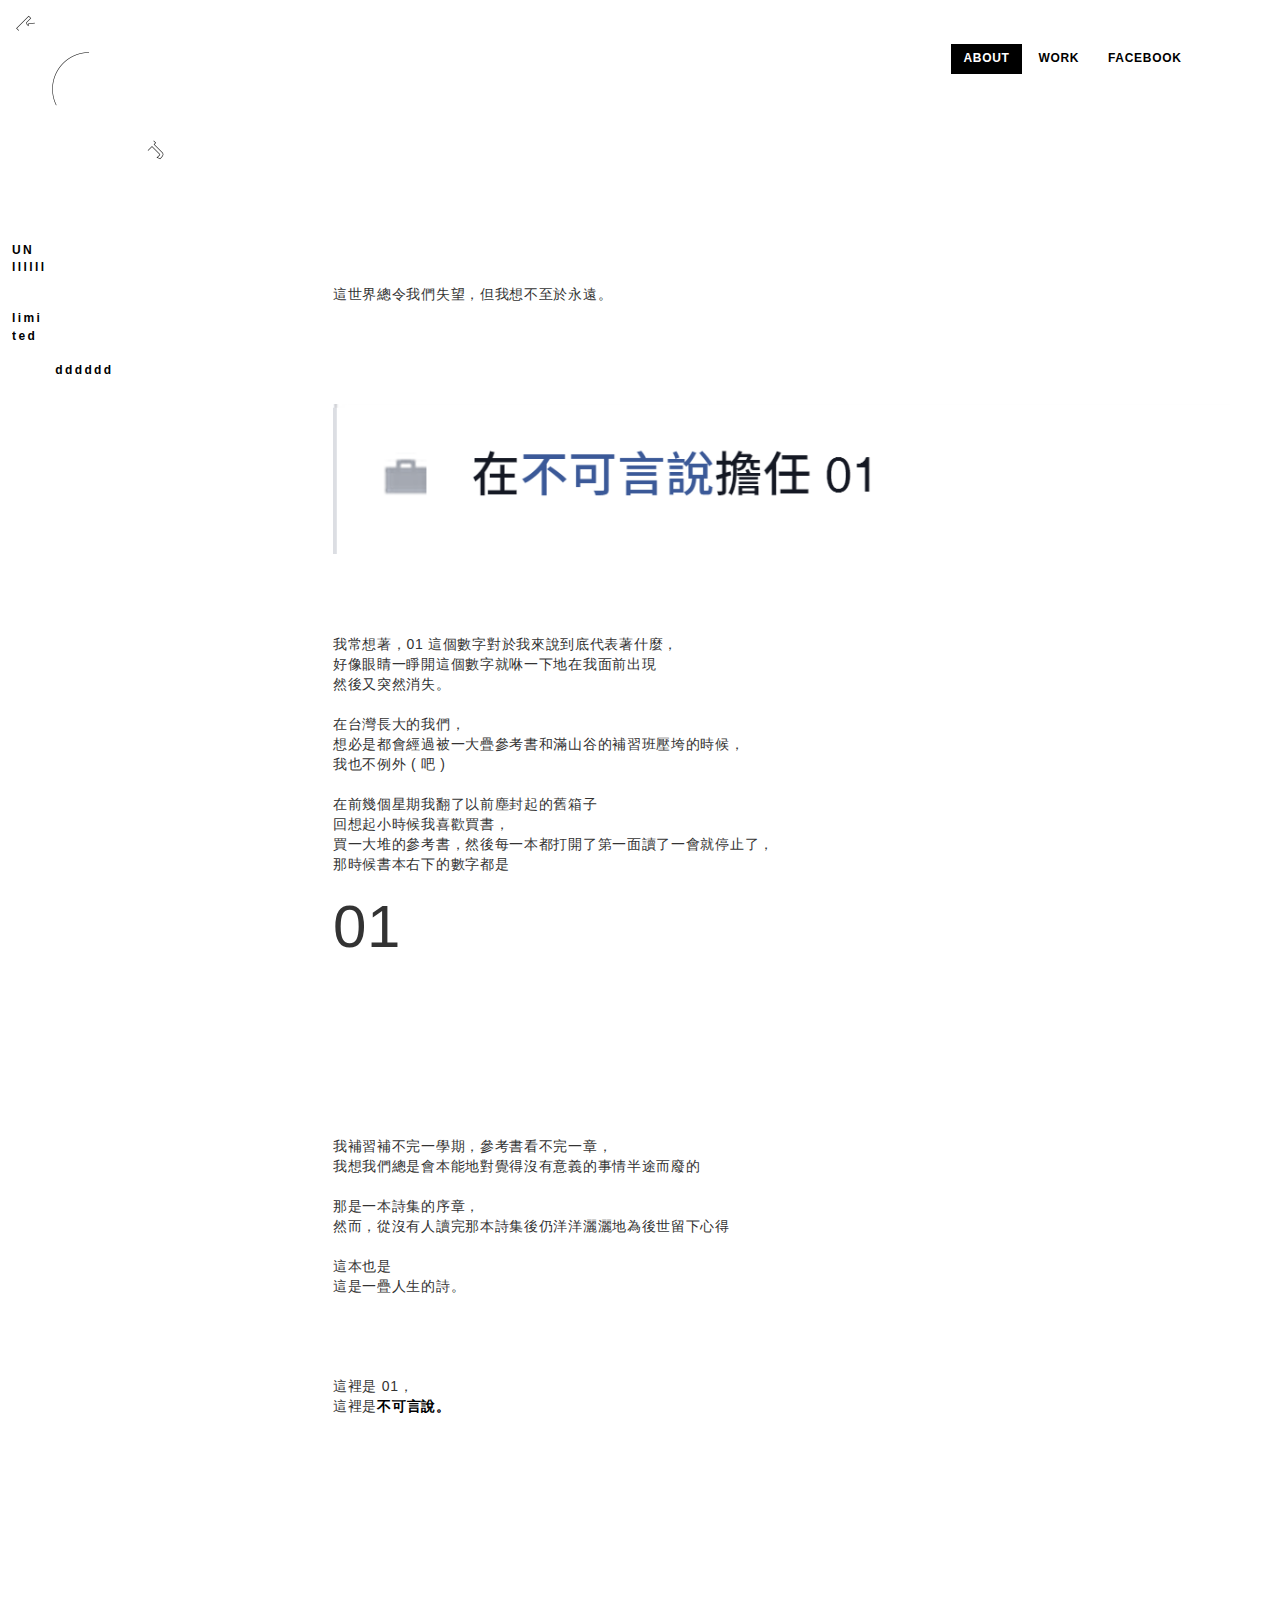
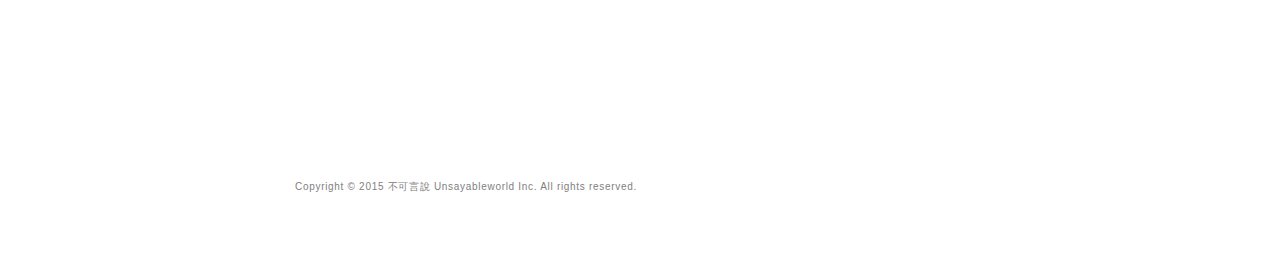
<file: about.html>
﻿<!DOCTYPE html>
<html lang="en">
	<head>
		<title>不可言說 UNSAYABLE01</title>
		<meta name="description" content="unsayable01">
		<meta name="keywords" content="unsayable01">
		<meta name="description" content="不可言說">
		<meta name="keywords" content="不可言說">
		<meta name="description" content="不可言說 UNSAYABLE01">
		<meta name="keywords" content="不可言說 UNSAYABLE01">
		
		<meta charset="utf-8" />
		<meta name="viewport" content="width=device-width, initial-scale=1.0">
		<link rel="stylesheet" href="css/bootstrap.min.css" />
		<link rel="stylesheet" href="css/bootstrap-theme.min.css" />
		<link rel="stylesheet" href="css/bootstrap.css" />	
		<link rel="stylesheet" href="css/un01.css">
		<link rel="shortcut icon" type="image/x-icon" href="img/favicon.ico">
		<body class="nojQuery">
		<script language="javascript">$(function(){
			    $('body').removeClass('nojQuery');}
				$('a').hover(function(){
			    $(this).stop(false, true).fadeTo(300, .6)
			}, function(){
			    $(this).stop(false, true).fadeTo(300, 1)
			})</script>

	</head>

	<body>
		<?php include_once("analyticstracking.php") ?>
		<div class="logo">
			<a href="index.html">
			<img class="img-responsive" src="img/logo-forever-fadeout.gif"; style="width:150px; height:150px;" alt="unsayable">
			</a> 
		</div>

		<div class="container">
			<div class="menu">
					<ul style="background-color:black; color:white">ABOUT</ul></a>

				<a href="index.html">	
					<ul>WORK</ul></a>

				<a href="https://www.facebook.com/Unsayable.Words"  target="facebook">
					<ul>FACEBOOK</ul></a>
			</div>
		</div>
		
		<div class ="box01">
			<p class="boxt">UN<br />
							llllll<br /><br /><br /> limi<br />
							ted<br /><br />
							　　　dddddd
							<br />
							<br /><br /><br /><br /><br /><br />
			<p class="boxt"><br />
		</div>

		<div class="container">
			<div class="col-sm-8">
				<br /><br />這世界總令我們失望，但我想不至於永遠。<br />
				<br /><br /><br /><br /><br />
				
				<img class="img-responsive" src="img/about/because.png"><br><br><br><br>
				<p>我常想著，01 這個數字對於我來說到底代表著什麼，<br>好像眼睛一睜開這個數字就咻一下地在我面前出現<br>然後又突然消失。<br><br>
				在台灣長大的我們，<br>想必是都會經過被一大疊參考書和滿山谷的補習班壓垮的時候，<br>我也不例外 ( 吧 )<br>

				<br>在前幾個星期我翻了以前塵封起的舊箱子<br>回想起小時候我喜歡買書，<br>買一大堆的參考書，然後每一本都打開了第一面讀了一會就停止了，<br>那時候書本右下的數字都是<br>

				<h1>01<br><br></h1><br><br><br><br><br>

				我補習補不完一學期，參考書看不完一章，<br>
				我想我們總是會本能地對覺得沒有意義的事情半途而廢的<br>
				　


				<p>那是一本詩集的序章，<br>然而，從沒有人讀完那本詩集後仍洋洋灑灑地為後世留下心得<br><br>
				這本也是<br>這是一疊人生的詩。<br><br><br><br><br>

				這裡是 01，<br>這裡是<a href="https://www.facebook.com/Unsayable.Words?pnref=lhc"><span style="font-weight:bold;">不可言說。






				

			</div>
		</div>


		</div>
		</div>
		<div class="container">
		<div class="col-sm-10">
			<br><br><br><br><br><br><br><br><br><br><br><br><br><br><br><br><br>
			
			<p class="sssubtitle">Copyright © 2015 不可言說 Unsayableworld Inc. All rights reserved.</p><br><br>
			<br>
			</div>
			</div>
	</body>
	</html>
</file>
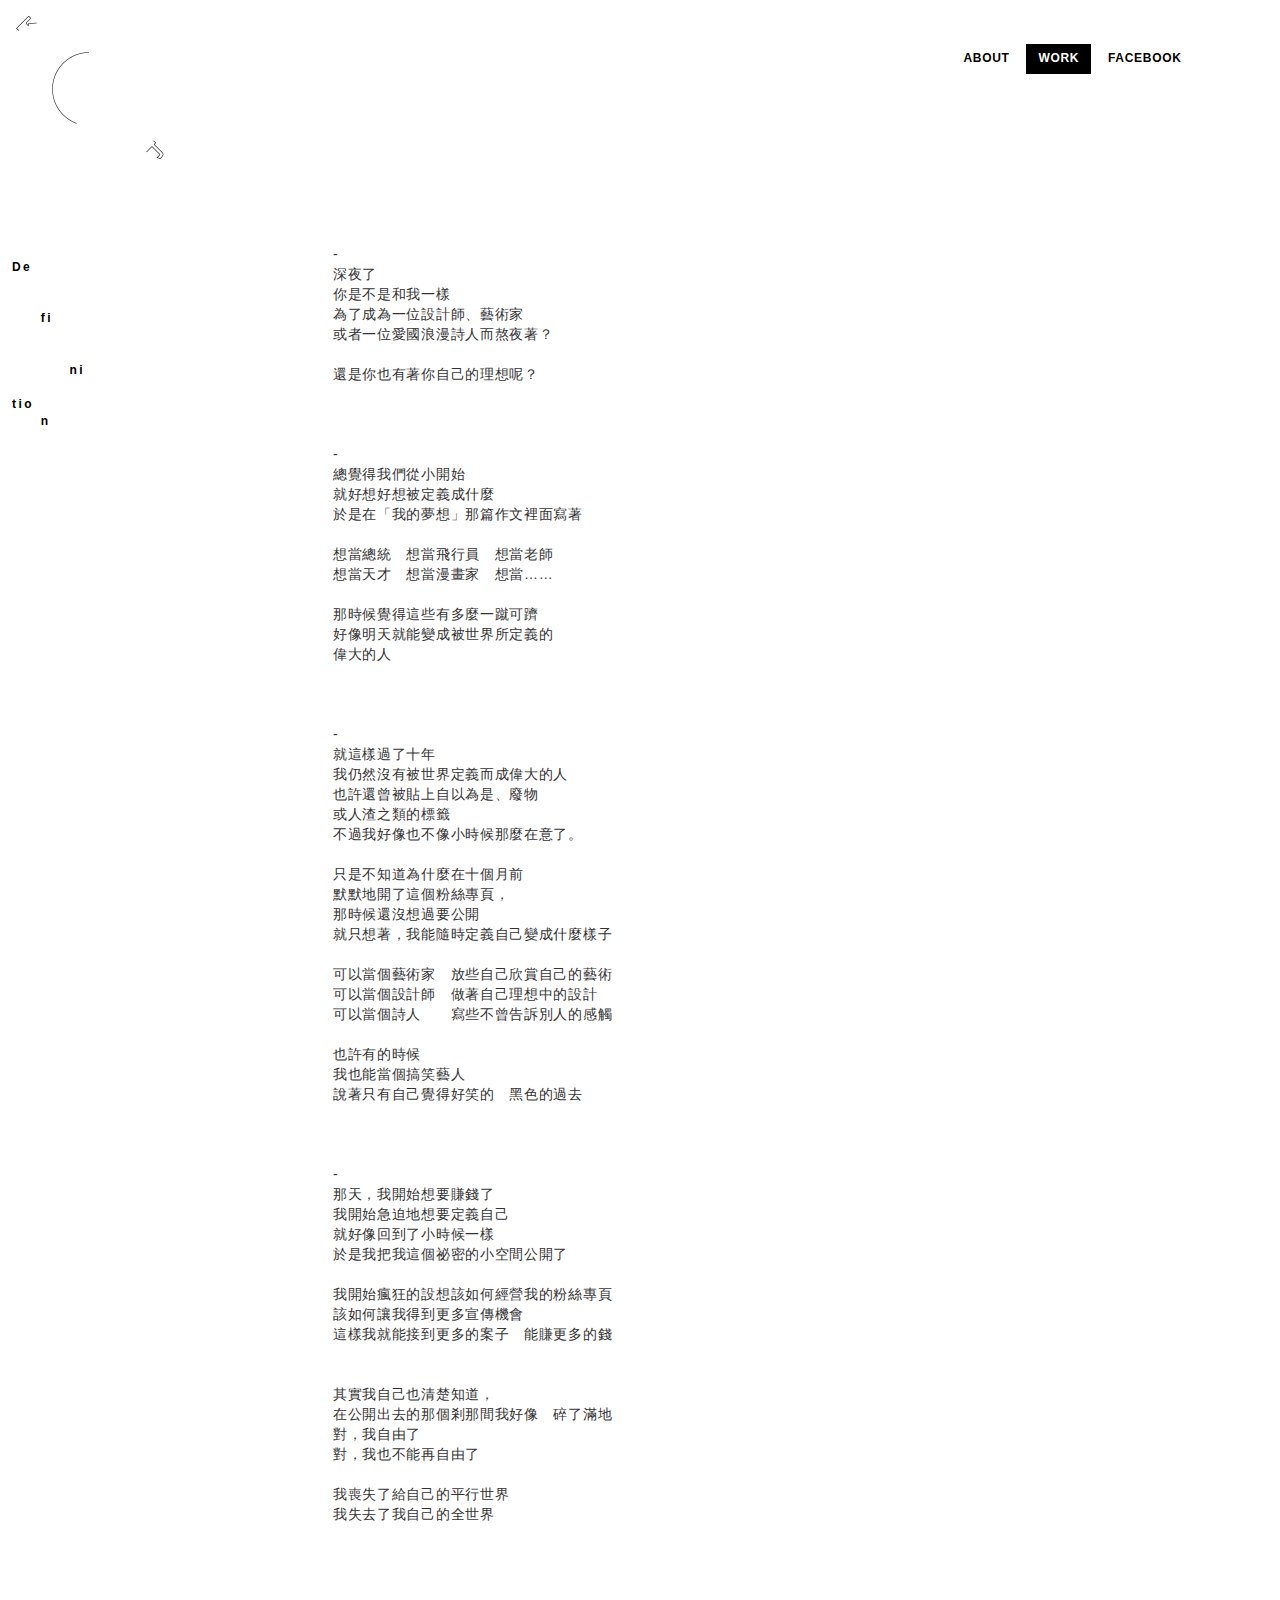
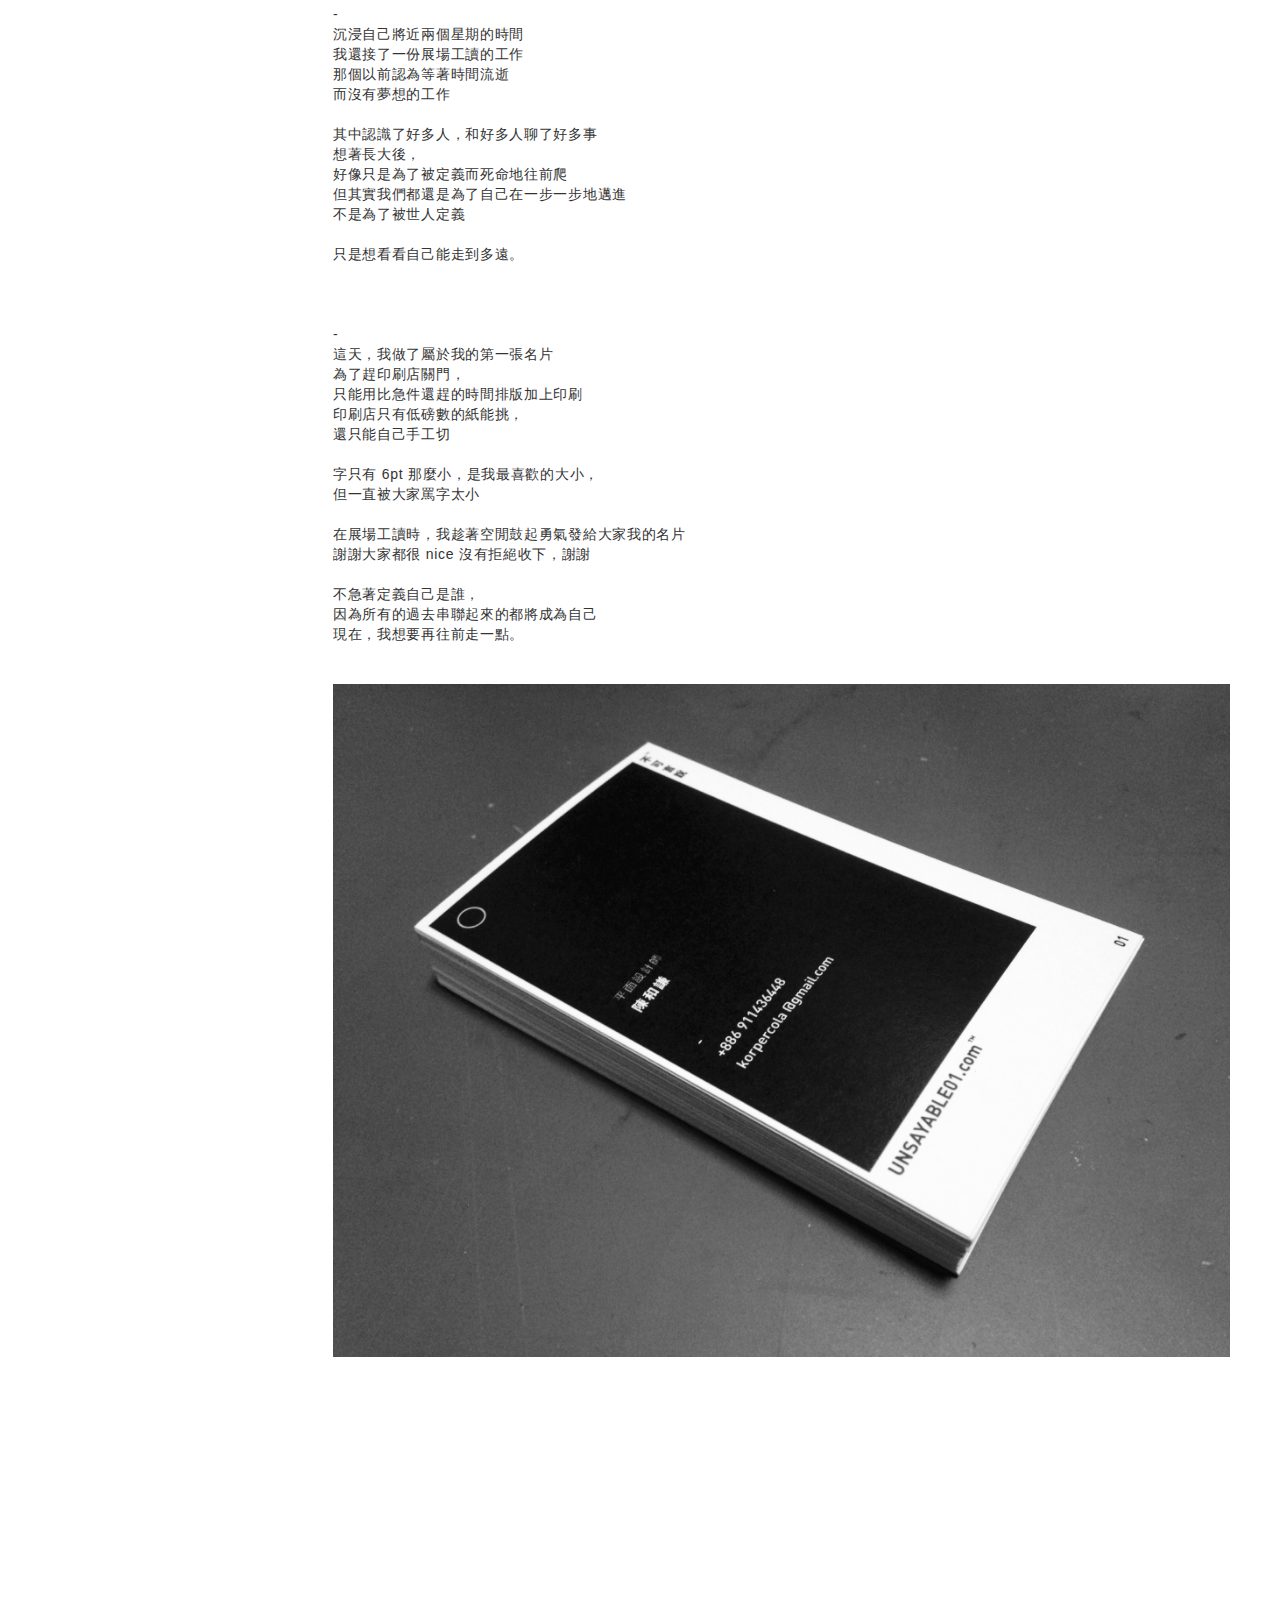
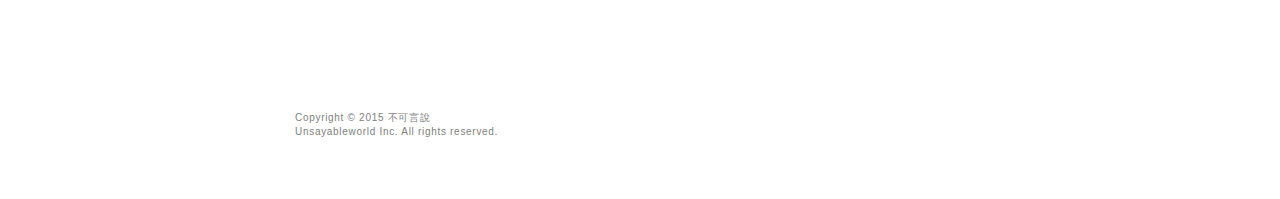
<file: i_definition.html>
<!DOCTYPE html>
<html lang="en">
	<head>
		<title>不可言說 UNSAYABLE01</title>
		<meta name="description" content="unsayable01">
		<meta name="keywords" content="unsayable01">
		<meta name="description" content="不可言說">
		<meta name="keywords" content="不可言說">
		<meta name="description" content="不可言說 UNSAYABLE01">
		<meta name="keywords" content="不可言說 UNSAYABLE01">
		
		<meta charset="utf-8" />
		<meta name="viewport" content="width=device-width, initial-scale=1.0">
		<link rel="stylesheet" href="css/bootstrap.min.css" />
		<link rel="stylesheet" href="css/bootstrap-theme.min.css" />
		<link rel="stylesheet" href="css/bootstrap.css" />	
		<link rel="stylesheet" href="css/un01.css">
		<link rel="shortcut icon" type="image/x-icon" href="img/favicon.ico">
		<body class="nojQuery">
		<script language="javascript">$(function(){
			    $('body').removeClass('nojQuery');}
				$('a').hover(function(){
			    $(this).stop(false, true).fadeTo(300, .6)
			}, function(){
			    $(this).stop(false, true).fadeTo(300, 1)
			})</script>

	</head>

	<body><?php include_once("analyticstracking.php") ?>
		<div class="logo">
			<a href="index.html">
			<img class="img-responsive" src="img/logo-forever-fadeout.gif"; style="width:150px; height:150px;" alt="unsayable">
			</a> 
		</div>

		<div class="container">
			<div class="menu">
			<a href="about.html">
					<ul >ABOUT</ul></a>

					<ul style="background-color:black; color:white">WORK</ul></a>

				<a href="https://www.facebook.com/Unsayable.Words"  target="facebook">
					<ul>FACEBOOK</ul></a>
			</div>
		</div>
		
		<div class ="box01">
			<p class="boxt"><br />
							De<br /><br />
							<br />　　fi<br /><br /><br />　　　　ni<br /><br />
							tio<br />　　n<br /><br />
							<br /><br /><br /><br /><br /><br />
			<p class="boxt"><br />
		</div>

		<div class="container">
				
				<div class="col-sm-8">
				-<br />
				深夜了 <br />
				你是不是和我一樣 <br />
				為了成為一位設計師、藝術家 <br />
				或者一位愛國浪漫詩人而熬夜著？ <br />
				 <br />
				還是你也有著你自己的理想呢？ <br />
				<br /><br /><br />
				-<br />
				總覺得我們從小開始 <br />
				就好想好想被定義成什麼 <br />
				於是在「我的夢想」那篇作文裡面寫著 <br />
				 <br />
				想當總統　想當飛行員　想當老師　 <br />
				想當天才　想當漫畫家　想當…… <br />
				 <br />
				那時候覺得這些有多麼一蹴可躋 <br />
				好像明天就能變成被世界所定義的　<br />
				偉大的人 <br />
				 <br /><br /><br />
				-<br />
				就這樣過了十年 <br />
				我仍然沒有被世界定義而成偉大的人 <br />
				也許還曾被貼上自以為是、廢物<br />
				或人渣之類的標籤 <br />
				不過我好像也不像小時候那麼在意了。 <br />
				<br />
				只是不知道為什麼在十個月前 <br />
				默默地開了這個粉絲專頁，<br />
				那時候還沒想過要公開 <br />
				就只想著，我能隨時定義自己變成什麼樣子 <br /><br />
				可以當個藝術家　放些自己欣賞自己的藝術 <br />
				可以當個設計師　做著自己理想中的設計 <br />
				可以當個詩人　　寫些不曾告訴別人的感觸 <br />
				 <br />
				也許有的時候　 <br />
				我也能當個搞笑藝人 <br />
				說著只有自己覺得好笑的　黑色的過去 <br />
				 <br /><br /><br />
				-<br />
				那天，我開始想要賺錢了 <br />
				我開始急迫地想要定義自己 <br />
				就好像回到了小時候一樣 <br />
				於是我把我這個祕密的小空間公開了 <br />
				 <br />
				我開始瘋狂的設想該如何經營我的粉絲專頁 <br />
				該如何讓我得到更多宣傳機會 <br />
				這樣我就能接到更多的案子　能賺更多的錢 <br />
				　 <br />
				　 <br />
				其實我自己也清楚知道， <br />
				在公開出去的那個剎那間我好像　碎了滿地 <br />
				對，我自由了 <br />
				對，我也不能再自由了 <br />
				 <br />
				我喪失了給自己的平行世界 <br />
				我失去了我自己的全世界 <br />
				 <br />
				 <br /><br /><br />
				- <br />
				沉浸自己將近兩個星期的時間 <br />
				我還接了一份展場工讀的工作　 <br />
				那個以前認為等著時間流逝<br />
				而沒有夢想的工作 <br />
				　 <br />
				其中認識了好多人，和好多人聊了好多事 <br />
				想著長大後，<br />
				好像只是為了被定義而死命地往前爬 <br />
				但其實我們都還是為了自己在一步一步地邁進 <br />
				不是為了被世人定義 <br />
				 <br />
				只是想看看自己能走到多遠。 <br /><br /><br /><br />

				-<br />
				這天，我做了屬於我的第一張名片<br />
				為了趕印刷店關門，<br />
				只能用比急件還趕的時間排版加上印刷<br />
				印刷店只有低磅數的紙能挑，<br />
				還只能自己手工切<br /><br />
				
				字只有 6pt 那麼小，是我最喜歡的大小，<br />
				但一直被大家罵字太小<br /><br />
				在展場工讀時，我趁著空閒鼓起勇氣發給大家我的名片<br />
				謝謝大家都很 nice 沒有拒絕收下，謝謝<br /><br />
				不急著定義自己是誰，<br />
				因為所有的過去串聯起來的都將成為自己<br />
				現在，我想要再往前走一點。<br /><br /><br />
				<img class="img-responsive" src="img/definition/definition.jpg">
				</div>
		</div>


		</div>
		</div>
		<div class="container">
		<div class="col-sm-10">
			<br><br><br><br><br><br><br><br><br><br><br><br><br><br><br><br><br>
			
		
			<a class="ul" href="https://www.facebook.com/Unsayable.Words">
			<p class="sssubtitle">Copyright © 2015 不可言說 <br />Unsayableworld Inc. All rights reserved.</p><br><br>
			<br>
			</div>
			</div>
	</body>
	</html>
</file>
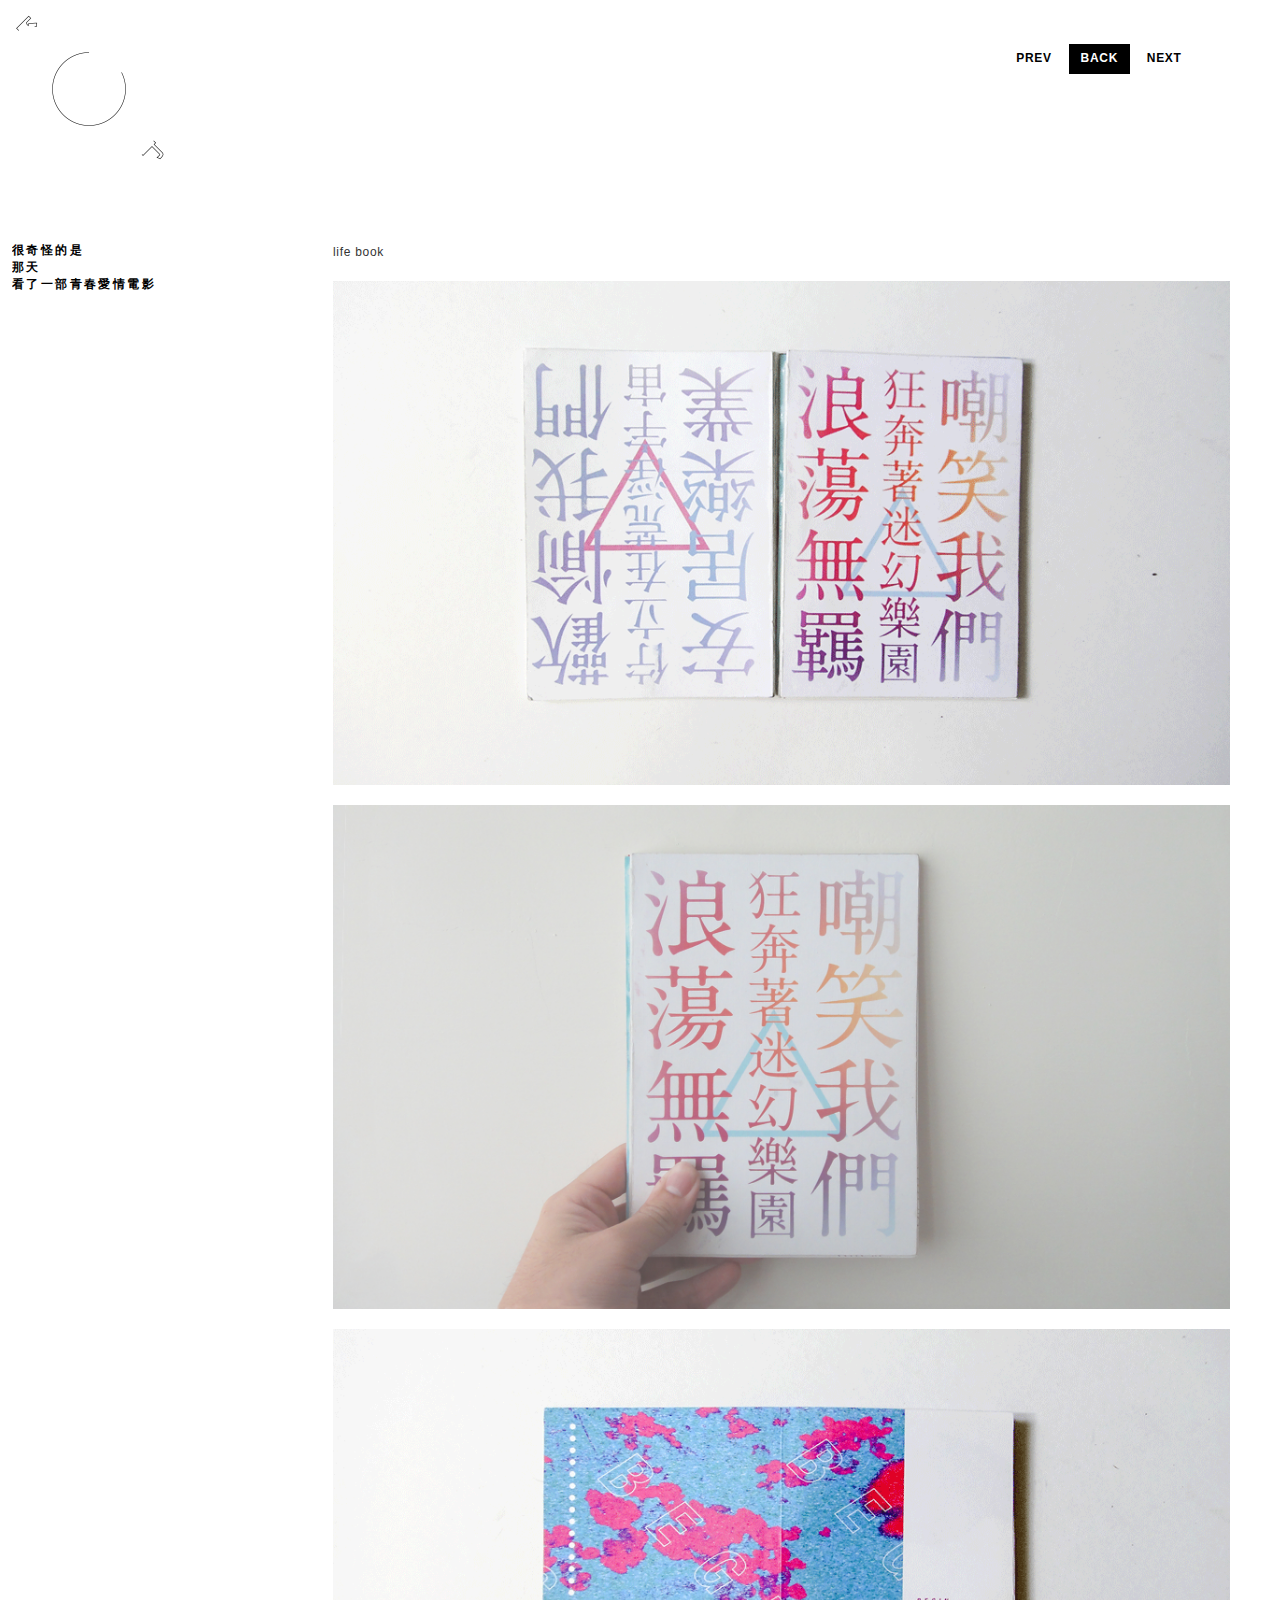
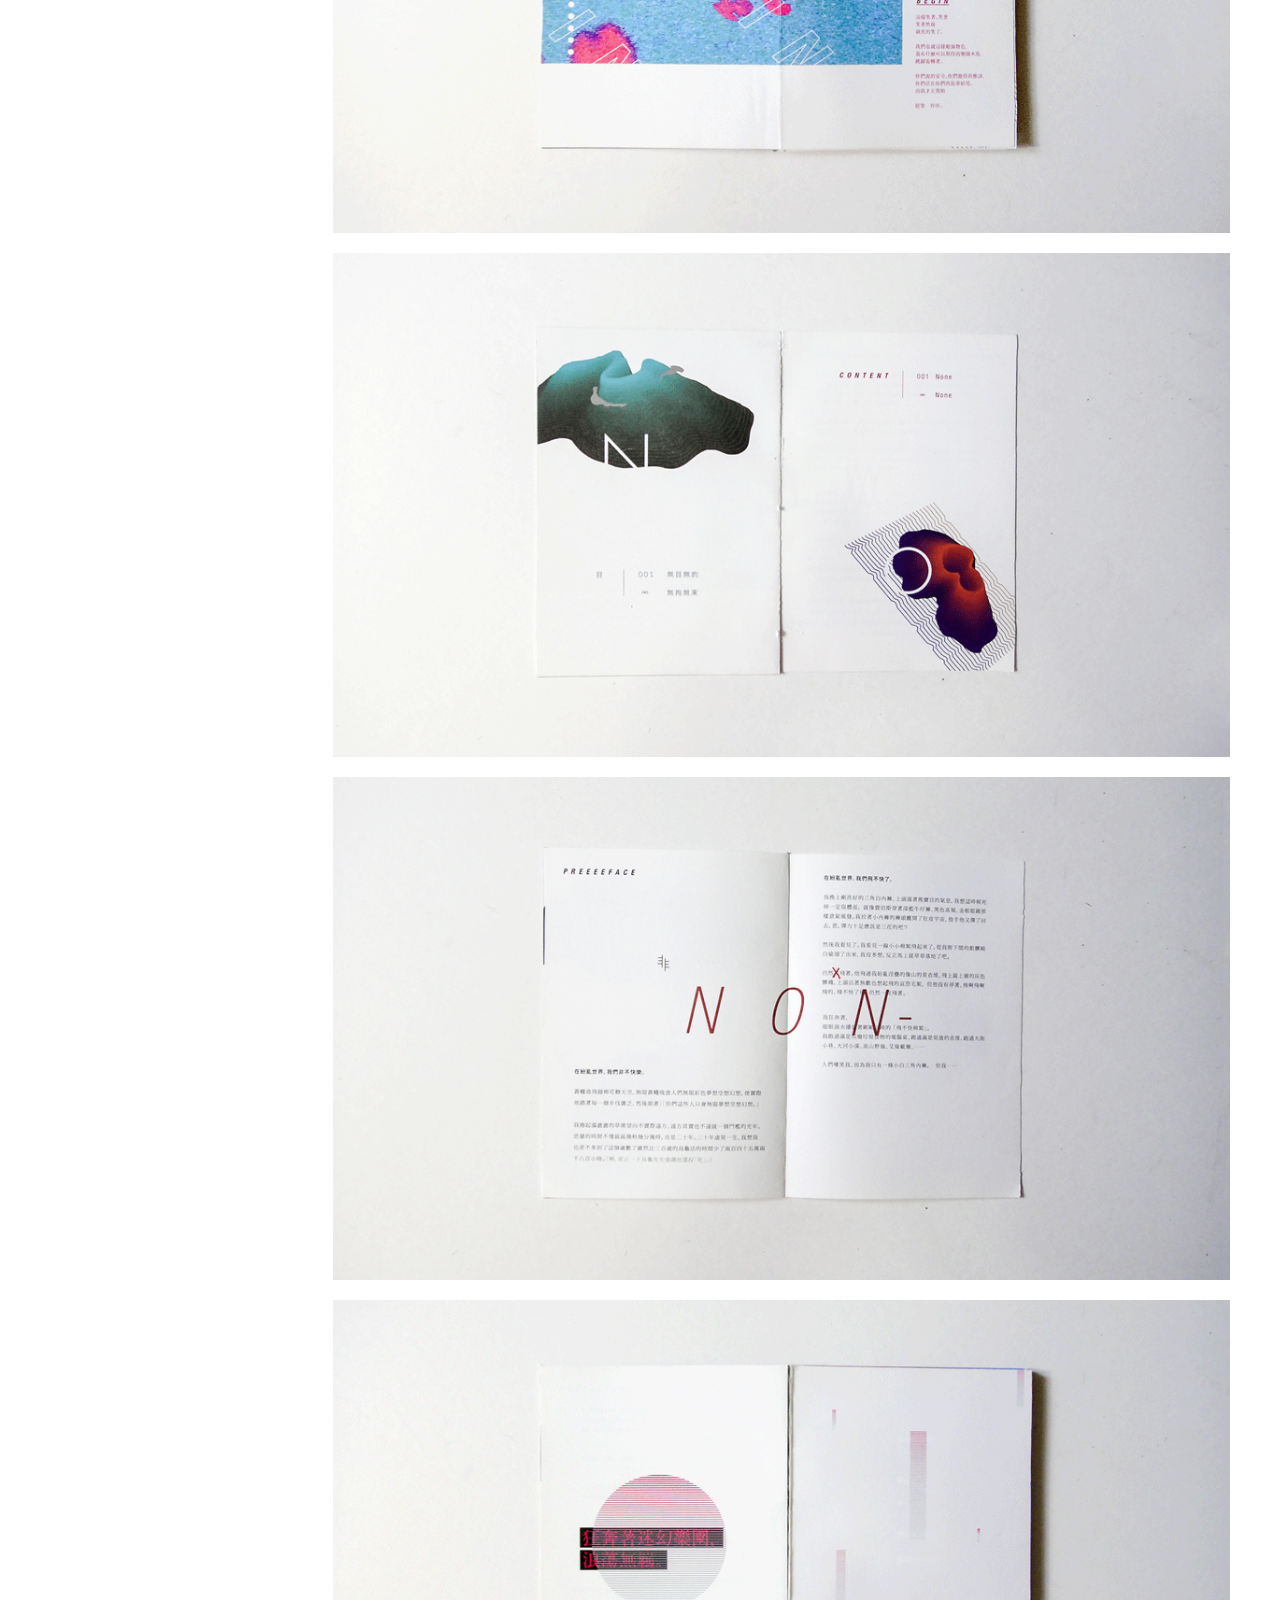
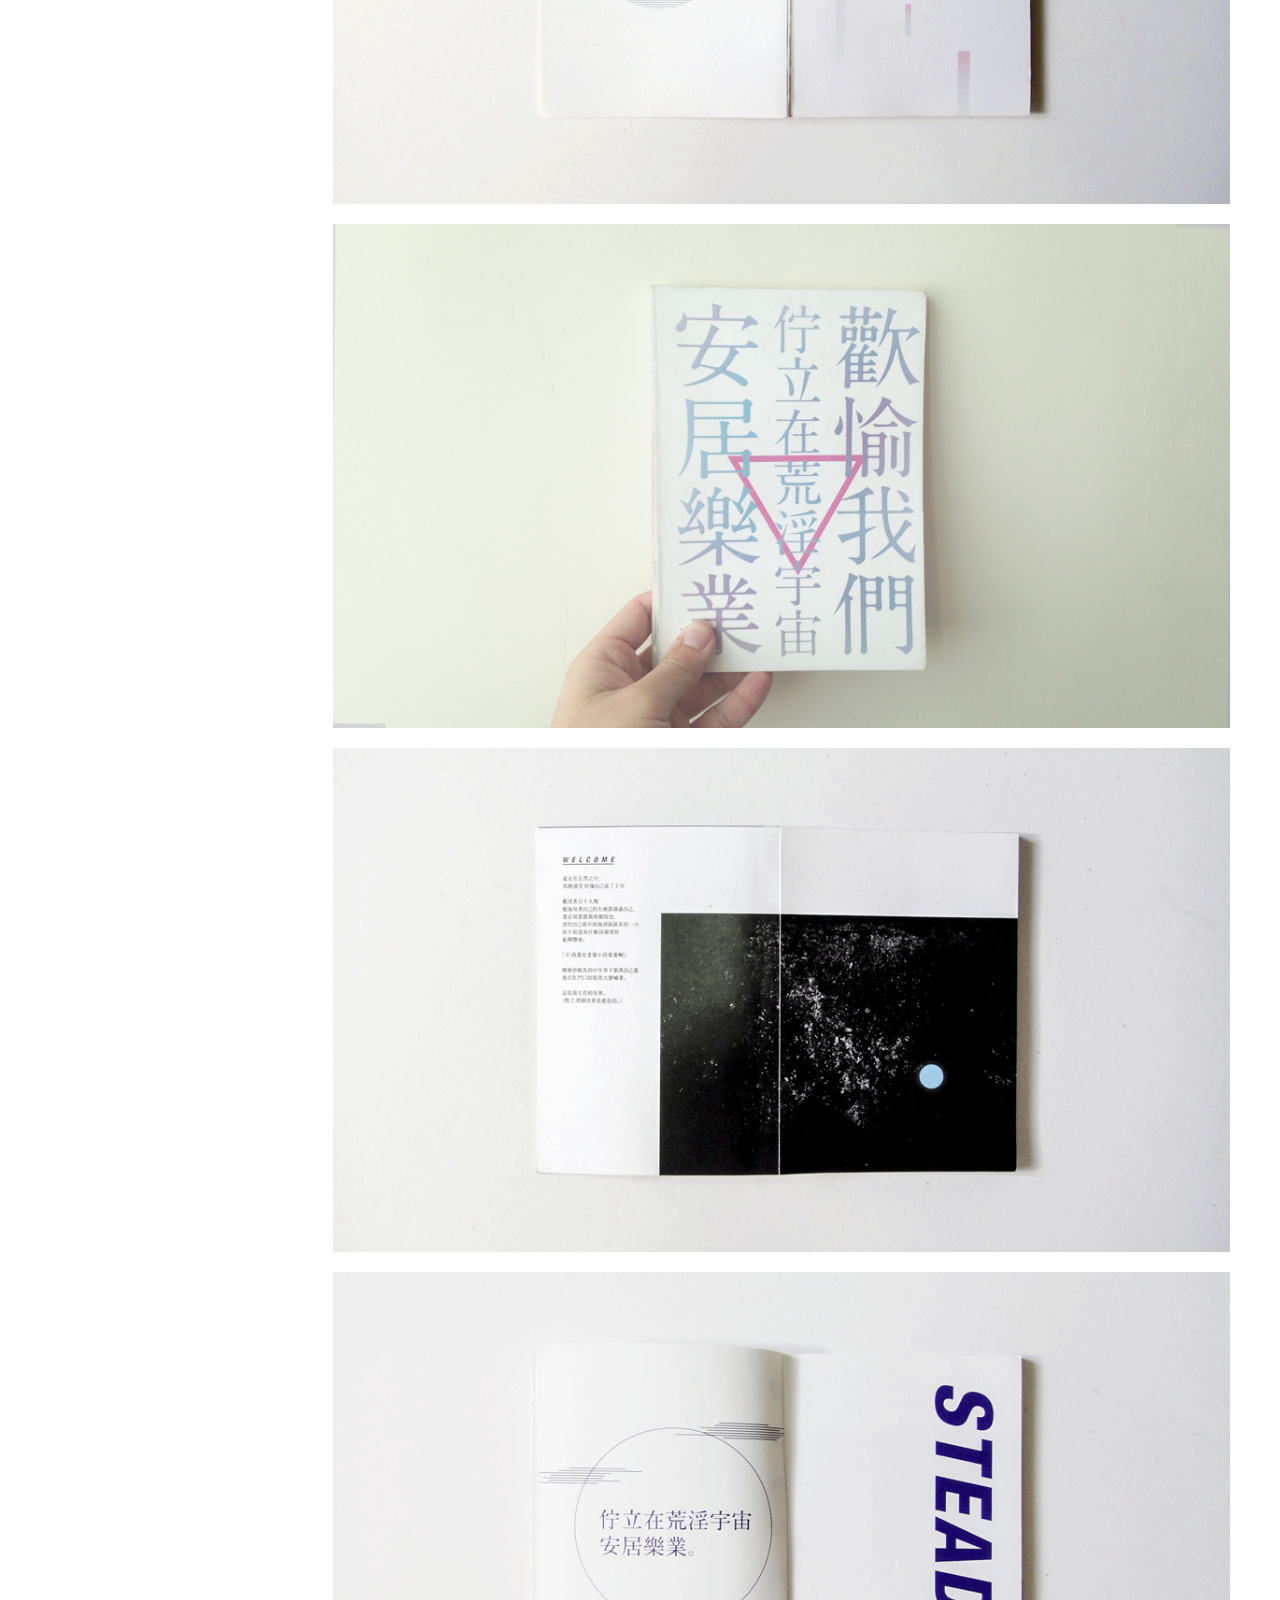
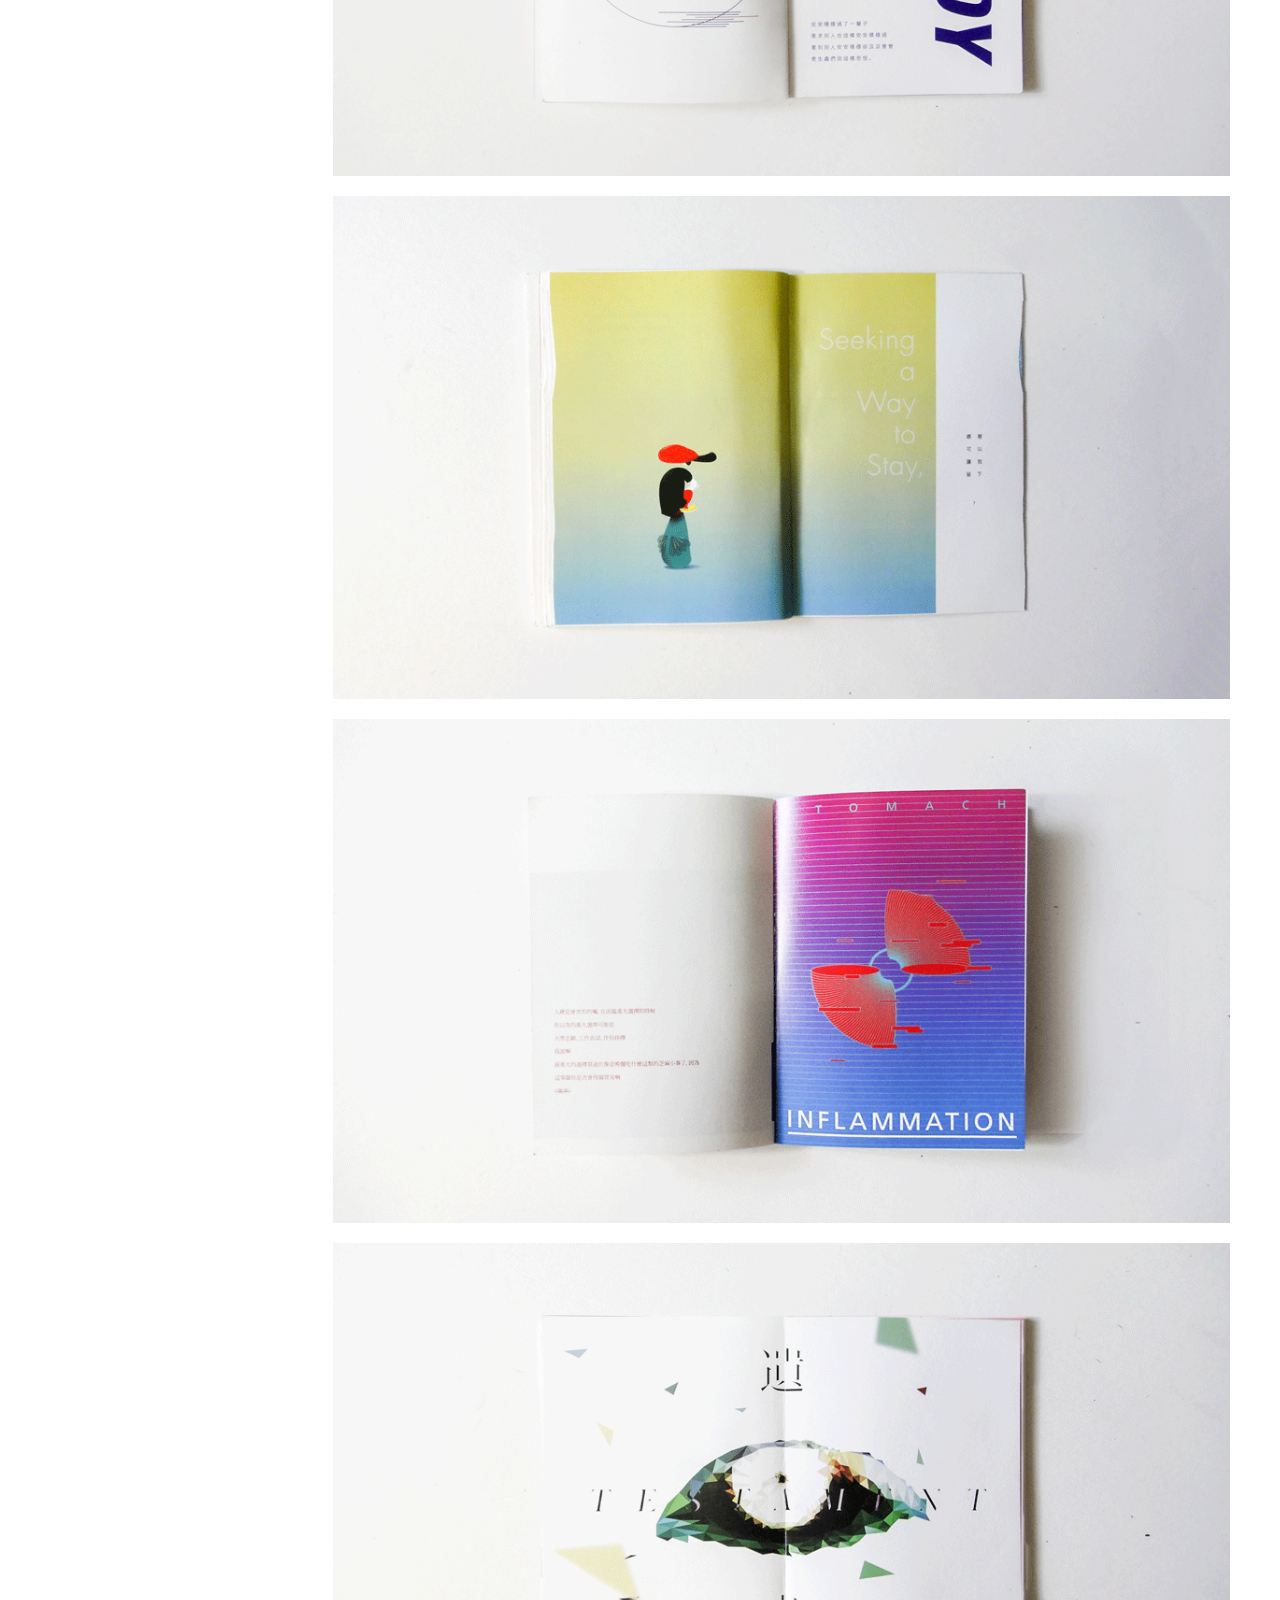
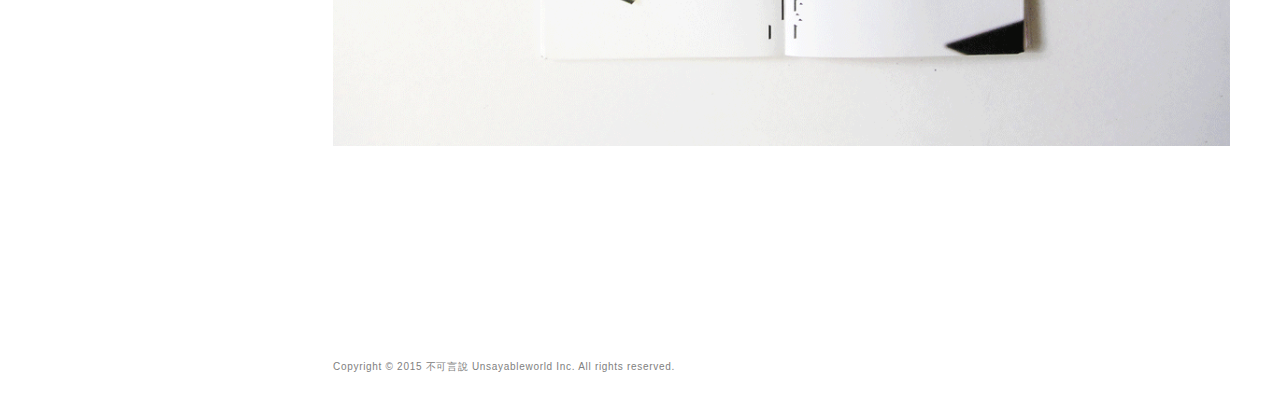
<file: lifebook.html>
<!DOCTYPE html>
<html lang="en">
	<head>
		<title>不可言說 UNSAYABLE01</title>
		<meta name="description" content="unsayable01">
		<meta name="keywords" content="unsayable01">
		<meta name="description" content="不可言說">
		<meta name="keywords" content="不可言說">
		<meta name="description" content="不可言說 UNSAYABLE01">
		<meta name="keywords" content="不可言說 UNSAYABLE01">
		
		<meta charset="utf-8" />
		<meta name="viewport" content="width=device-width, initial-scale=1.0">
		<link rel="stylesheet" href="css/bootstrap.min.css" />
		<link rel="stylesheet" href="css/bootstrap-theme.min.css" />
		<link rel="stylesheet" href="css/bootstrap.css" />	
		<link rel="stylesheet" href="css/un01.css">
		<link rel="shortcut icon" type="image/x-icon" href="img/favicon.ico">
		<body class="nojQuery">
		<script language="javascript">$(function(){
			    $('body').removeClass('nojQuery');}
				$('a').hover(function(){
			    $(this).stop(false, true).fadeTo(300, .6)
			}, function(){
			    $(this).stop(false, true).fadeTo(300, 1)
			})</script>
			

	</head>
		
	<body><?php include_once("analyticstracking.php") ?>
		<div class="logo">
			<a href="index.html">
			<img class="img-responsive" src="img/logo-forever-fadeout.gif"; style="width:150px; height:150px;" alt="unsayable">
			</a> 
		</div>

		<div class="container">
			<div class="menu">

				<a href="maybe.html">
					<ul>PREV</ul></a>
				<a href="index.html">	
					<ul style="background-color:black; color:white;">
					BACK</ul></a>

				<a href="w_taipeifilm.html">
					<ul>NEXT</ul></a>
			</div>
		</div>
		
		<div class ="box01">
			<p class="boxt">很奇怪的是<br />那天<br />看了一部青春愛情電影　
		</div>
		</div>
		<div class="container">
			<div class="col-sm-8">
				<p class="article">life book</p><br>
				<img class="img-responsive" src="img/lifebook/00.png"><br>
				<img class="img-responsive" src="img/lifebook/000.jpg"><br>
				<img class="img-responsive" src="img/lifebook/01.png"><br>
				<img class="img-responsive" src="img/lifebook/02.png"><br>
				<img class="img-responsive" src="img/lifebook/03.png"><br>
				<img class="img-responsive" src="img/lifebook/04.png"><br>
				<img class="img-responsive" src="img/lifebook/0000.jpg"><br>
				<img class="img-responsive" src="img/lifebook/010.png"><br>
				<img class="img-responsive" src="img/lifebook/011.png"><br>
				<img class="img-responsive" src="img/lifebook/012.png"><br>
				<img class="img-responsive" src="img/lifebook/013.png"><br>
				<img class="img-responsive" src="img/lifebook/4.png"><br>

			</div>
		</div>

		<div class="container">
			<div class="col-sm-8">
						
			
					<br><br><br><br><br><br><br><br><br>
			<p class="sssubtitle">Copyright © 2015 不可言說 Unsayableworld Inc. All rights reserved.</p><br><br>
		</div>


		</div>
	</body>



	</html>
</file>
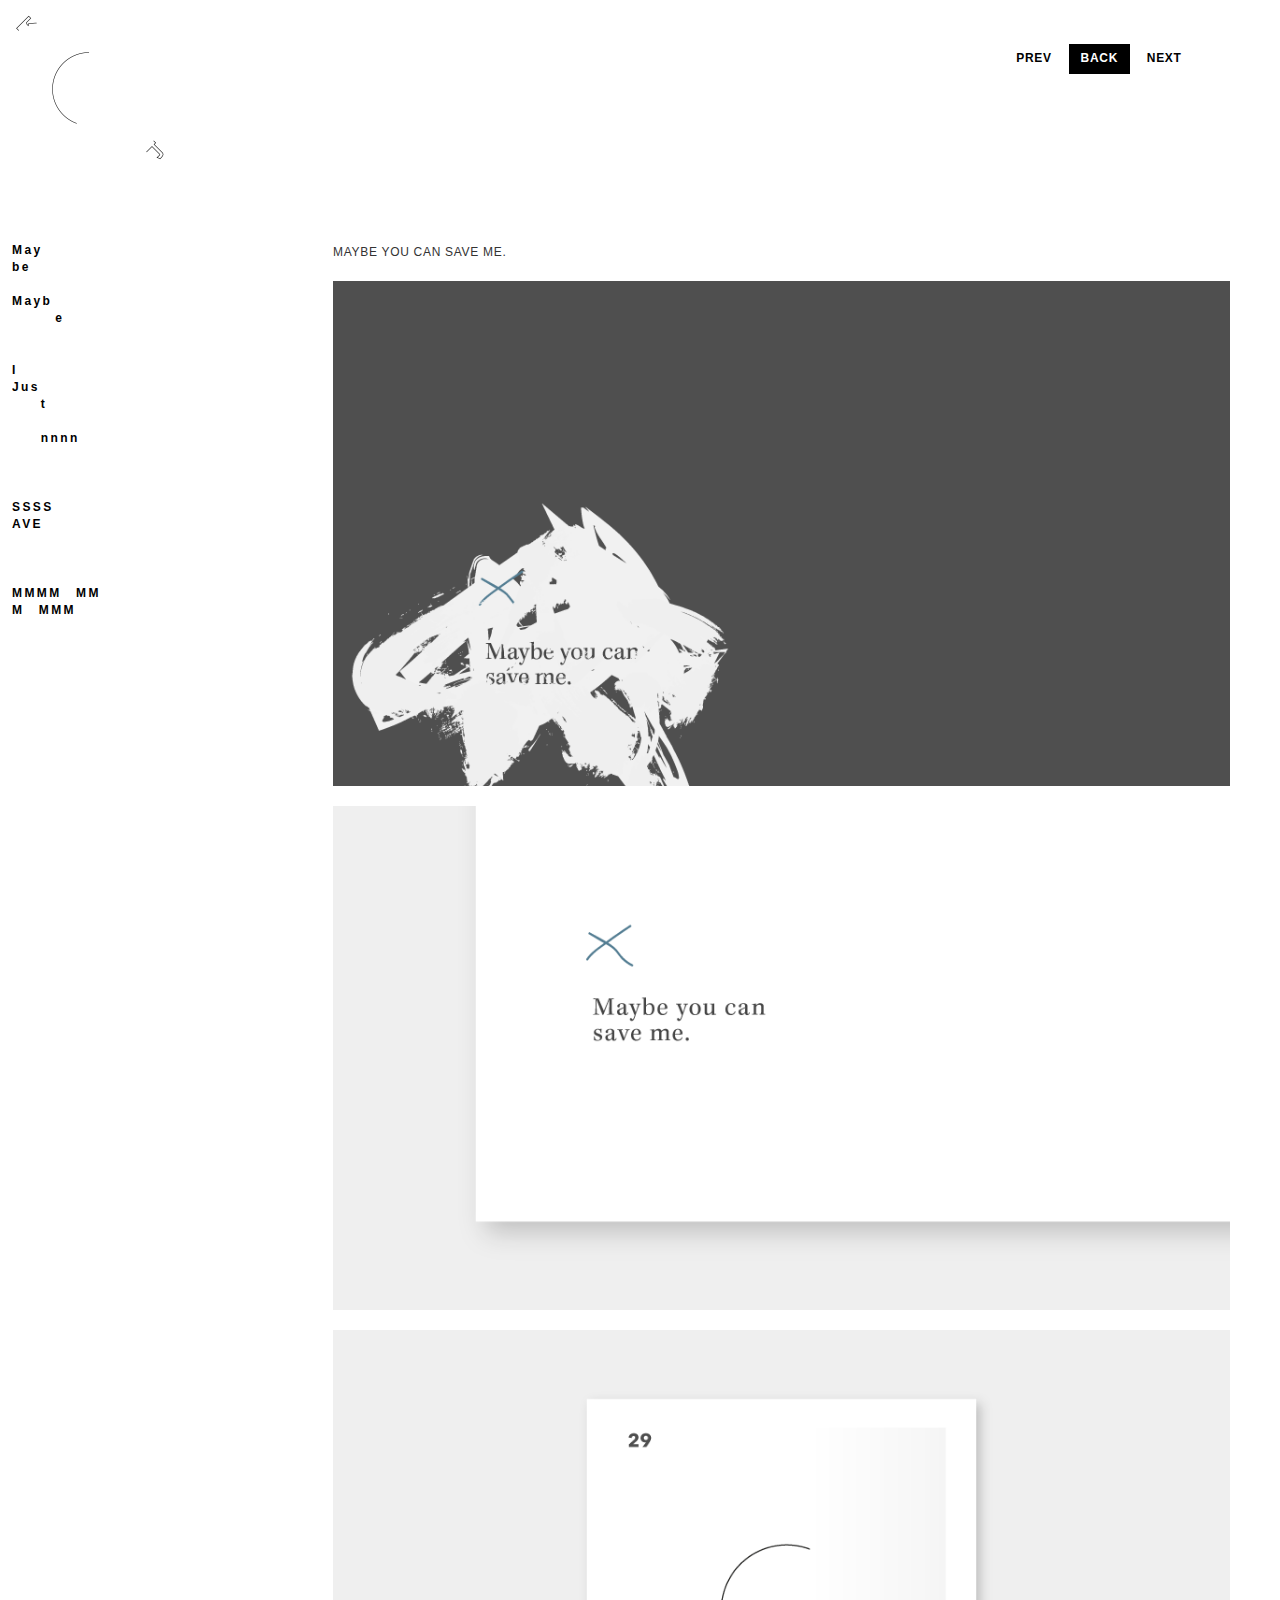
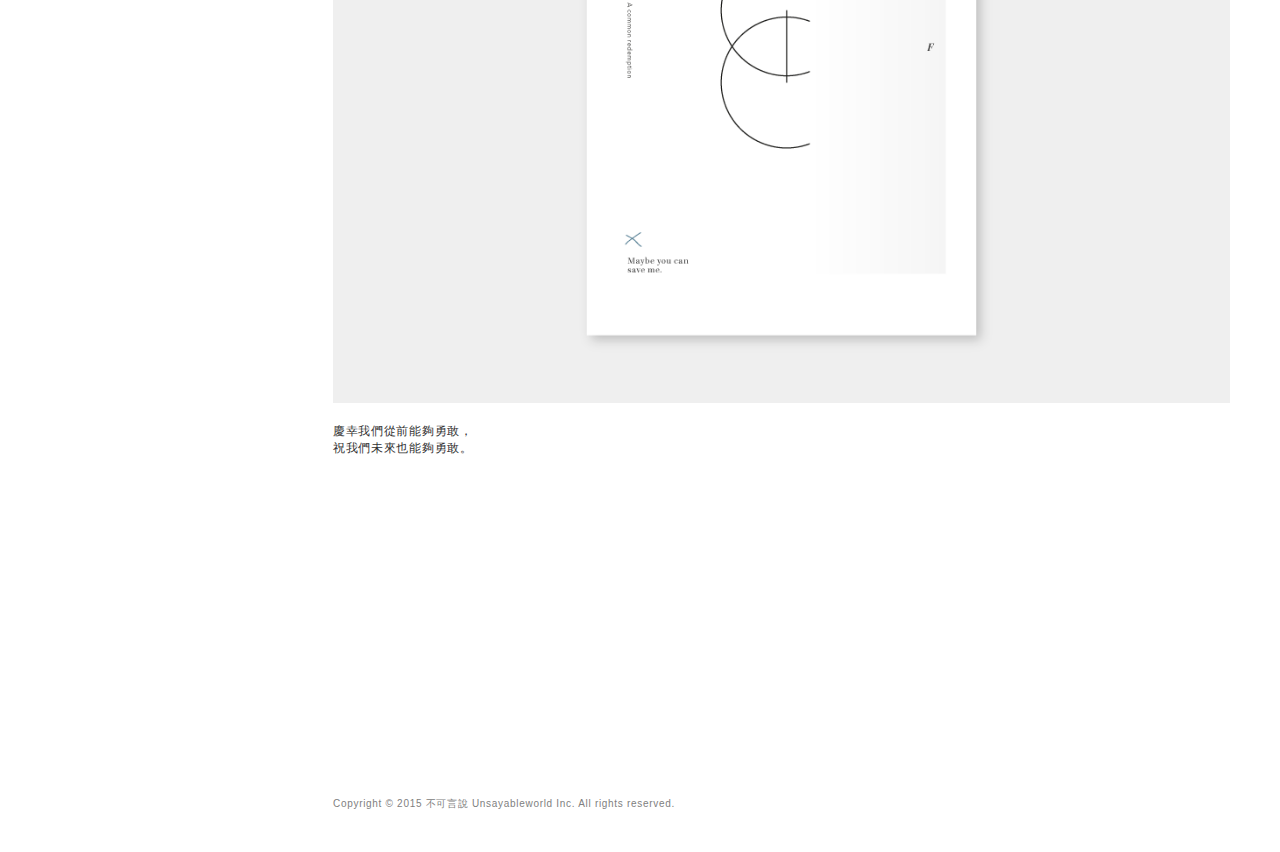
<file: maybe.html>
<!DOCTYPE html>
<html lang="en">
	<head>
		<title>不可言說 UNSAYABLE01</title>
		<meta name="description" content="unsayable01">
		<meta name="keywords" content="unsayable01">
		<meta name="description" content="不可言說">
		<meta name="keywords" content="不可言說">
		<meta name="description" content="不可言說 UNSAYABLE01">
		<meta name="keywords" content="不可言說 UNSAYABLE01">
		
		<meta charset="utf-8" />
		<meta name="viewport" content="width=device-width, initial-scale=1.0">
		<link rel="stylesheet" href="css/bootstrap.min.css" />
		<link rel="stylesheet" href="css/bootstrap-theme.min.css" />
		<link rel="stylesheet" href="css/bootstrap.css" />	
		<link rel="stylesheet" href="css/un01.css">
		<link rel="shortcut icon" type="image/x-icon" href="img/favicon.ico">
		<body class="nojQuery">
		<script language="javascript">$(function(){
			    $('body').removeClass('nojQuery');}
				$('a').hover(function(){
			    $(this).stop(false, true).fadeTo(300, .6)
			}, function(){
			    $(this).stop(false, true).fadeTo(300, 1)
			})</script>


	</head>

	<body><?php include_once("analyticstracking.php") ?>
		<div class="logo">
			<a href="index.html">
			<img class="img-responsive" src="img/logo-forever-fadeout.gif"; style="width:150px; height:150px;" alt="unsayable">
			</a> 
		</div>

		<div class="container">
			<div class="menu">

				<a href="w_taipeifilm.html">
					<ul>PREV</ul></a>
				<a href="index.html">	
					<ul style="background-color:black; color:white;">
					BACK</ul></a>

				<a href="w_outstanding.html">
					<ul>NEXT</ul></a>
			</div>
		</div>
		
		<div class ="box01">
			<p class="boxt">May<br />be<br /><br />Mayb<br />　　　e<br /><br /><br />
							I <br />Jus<br />　　t<br /><br />　　nnnn<br /><br /><br /><br />SSSS<br />AVE<br /><br /><br /><br />MMMM　MM<br />M　MMM
		</div>
		</div>
		<div class="container">
			<div class="col-sm-8">
				<p class="article">MAYBE YOU CAN SAVE ME.</p><br>
				<img class="img-responsive" src="img/maybeyoucan/maybe960-3.png"><br>
				<img class="img-responsive" src="img/maybeyoucan/maybe960.png"><br>
				<img class="img-responsive" src="img/maybeyoucan/maybe1024.png"><br>
				<p class="article">
				慶幸我們從前能夠勇敢，<br />祝我們未來也能夠勇敢。</p>
				<br><br><br><br><br><br><br><br><br><br><br><br><br><br><br><br><br>
				
			<p class="sssubtitle">Copyright © 2015 不可言說 Unsayableworld Inc. All rights reserved.</p>
			<br><br>
			</div>
		</div>
	</body>


	
	</html>
</file>
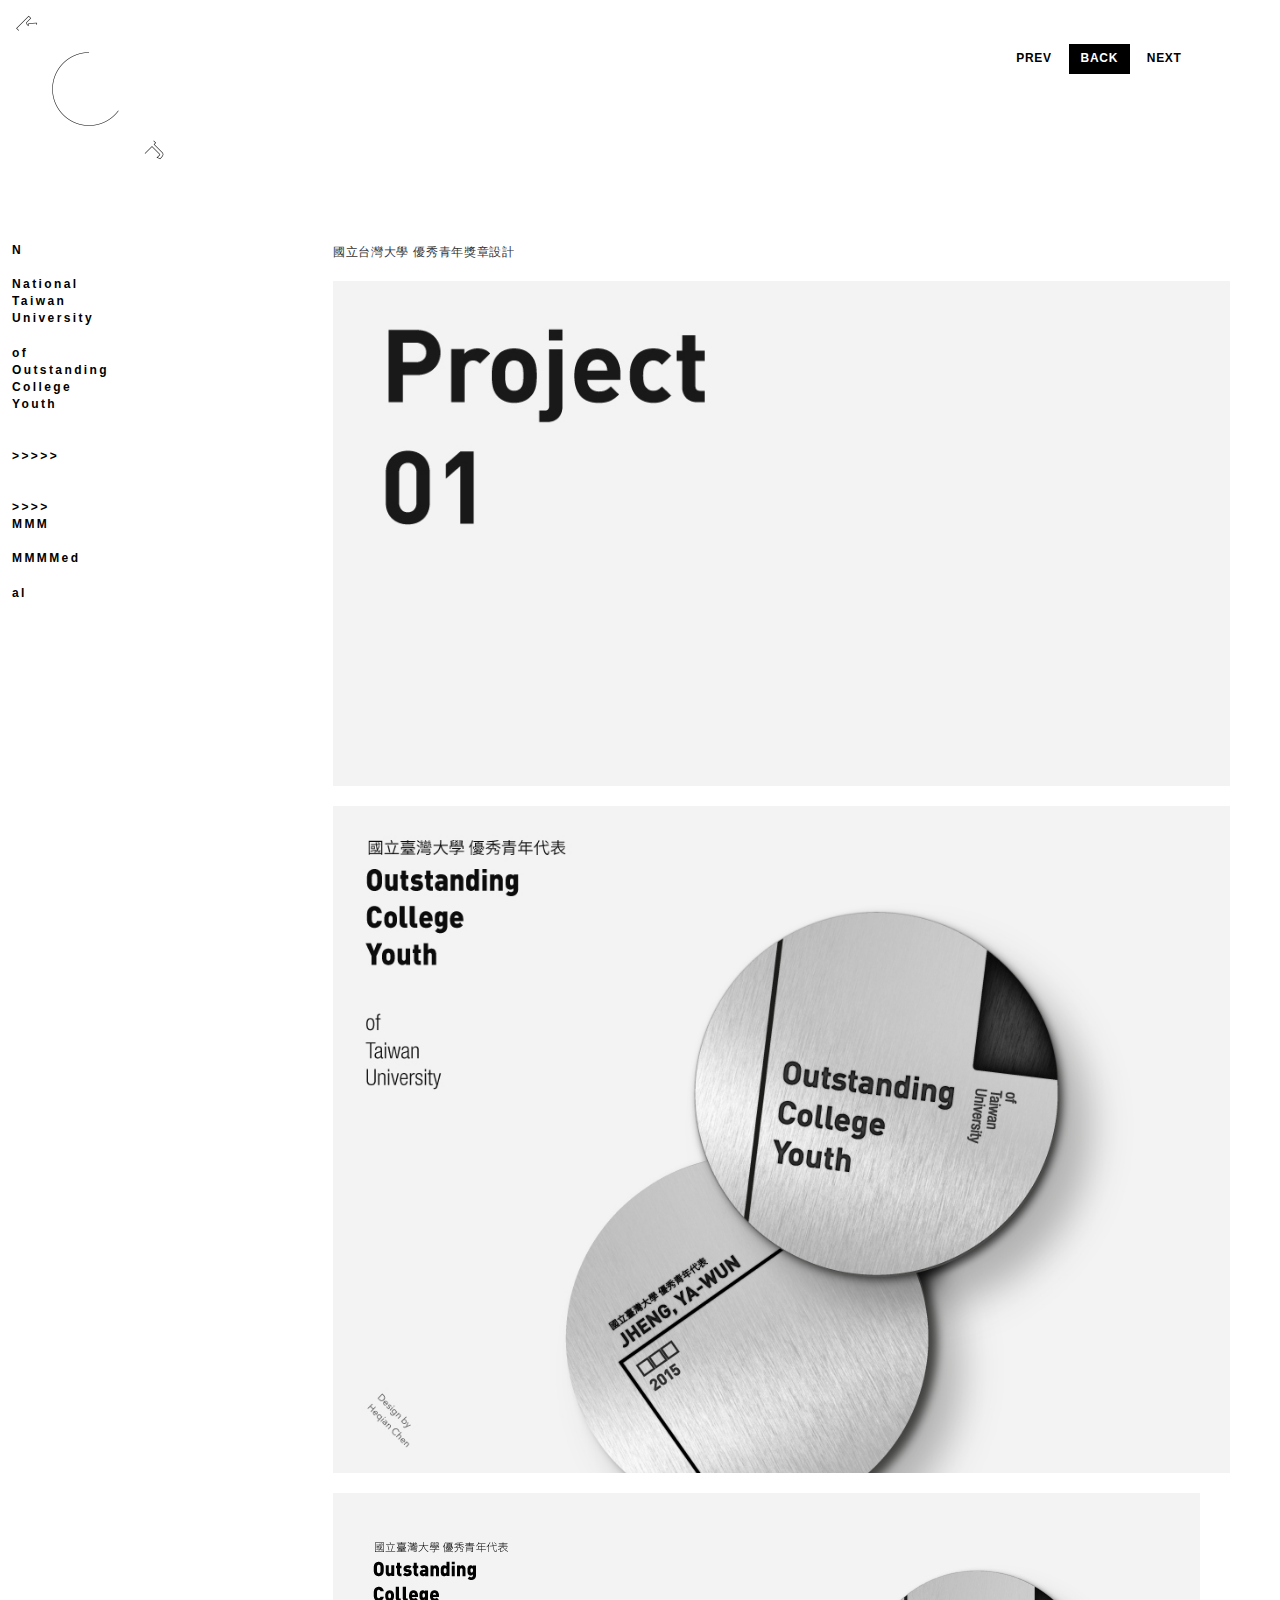
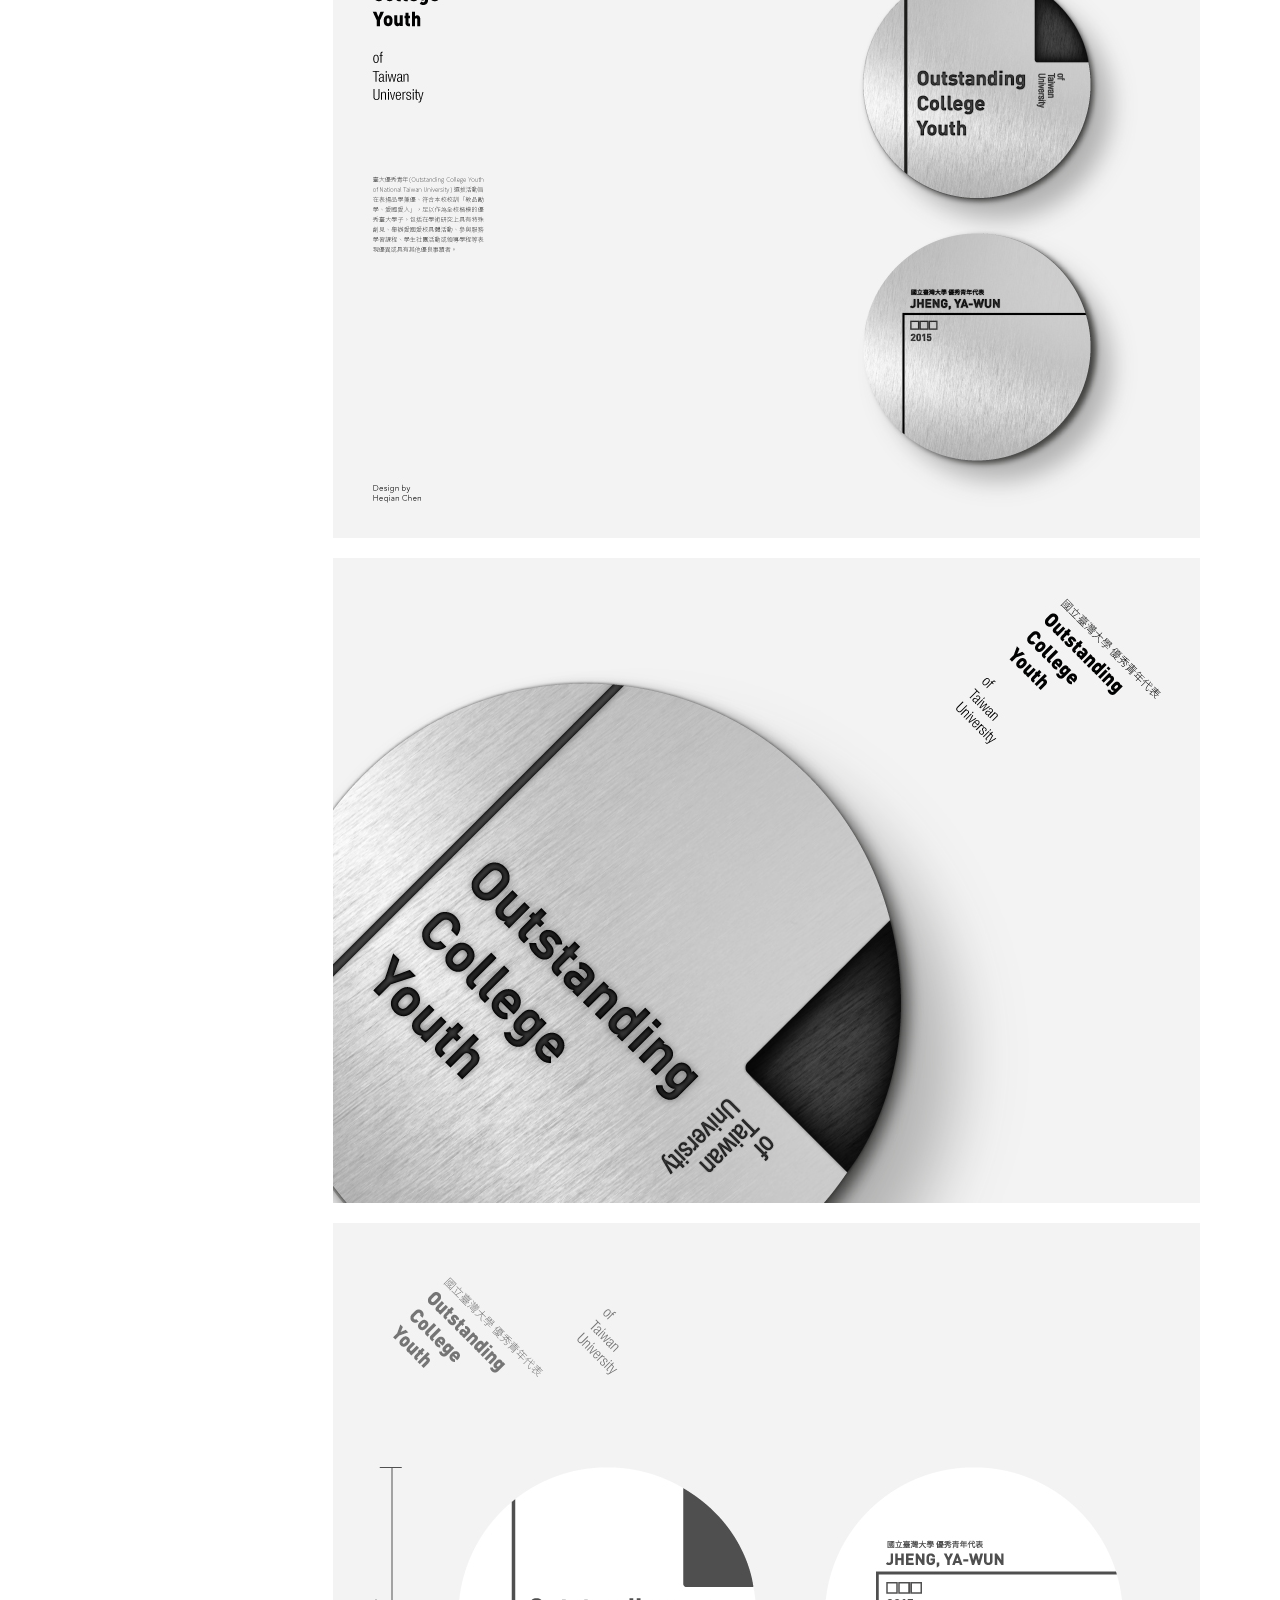
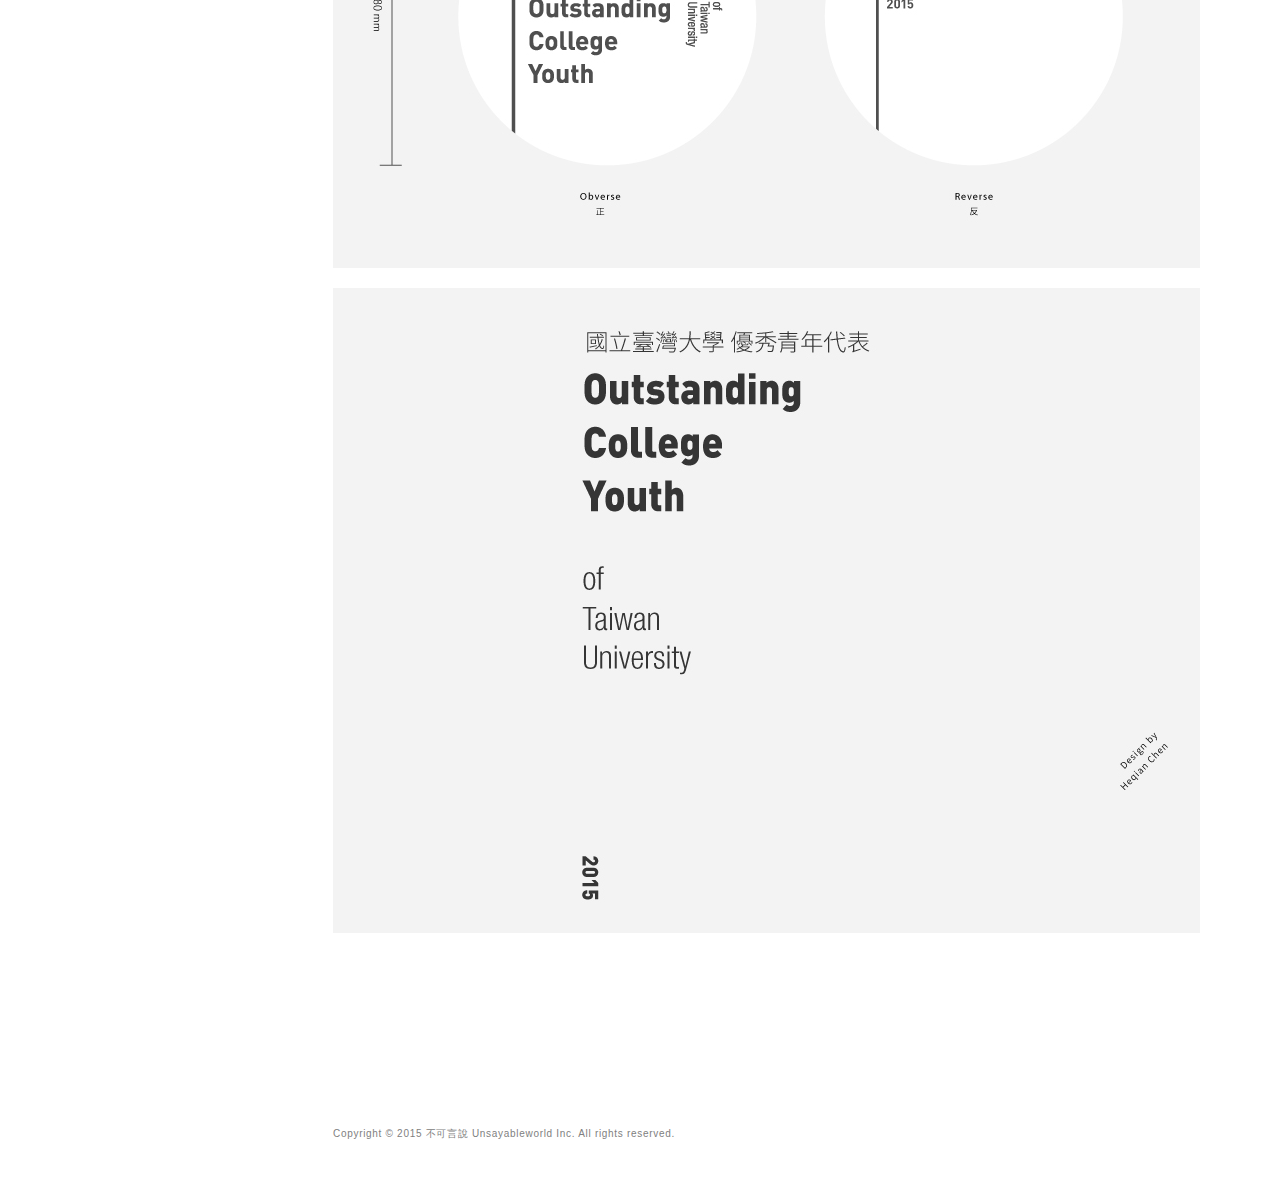
<file: w_outstanding.html>
<!DOCTYPE html>
<html lang="en">
	<head>
		<title>不可言說 UNSAYABLE01</title>
		<meta name="description" content="unsayable01">
		<meta name="keywords" content="unsayable01">
		<meta name="description" content="不可言說">
		<meta name="keywords" content="不可言說">
		<meta name="description" content="不可言說 UNSAYABLE01">
		<meta name="keywords" content="不可言說 UNSAYABLE01">
		
		<meta charset="utf-8" />
		<meta name="viewport" content="width=device-width, initial-scale=1.0">
		<link rel="stylesheet" href="css/bootstrap.min.css" />
		<link rel="stylesheet" href="css/bootstrap-theme.min.css" />
		<link rel="stylesheet" href="css/bootstrap.css" />	
		<link rel="stylesheet" href="css/un01.css">
		<link rel="shortcut icon" type="image/x-icon" href="img/favicon.ico">
		<body class="nojQuery">
		<script language="javascript">$(function(){
			    $('body').removeClass('nojQuery');}
				$('a').hover(function(){
			    $(this).stop(false, true).fadeTo(300, .6)
			}, function(){
			    $(this).stop(false, true).fadeTo(300, 1)
			})</script>


	</head>
		
	<body><?php include_once("analyticstracking.php") ?>
		<div class="logo">
			<a href="index.html">
			<img class="img-responsive" src="img/logo-forever-fadeout.gif"; style="width:150px; height:150px;" alt="unsayable">
			</a> 
		</div>

		<div class="container">
			<div class="menu">

				<a href="maybe.html">
					<ul>PREV</ul></a>
				<a href="index.html">	
					<ul style="background-color:black; color:white;">
					BACK</ul></a>

				<a href="w_taipeifilm.html">
					<ul>NEXT</ul></a>
			</div>
		</div>
		
		<div class ="box01">
			<p class="boxt">N<br /><br />National <br />Taiwan <br />University <br /><br />of<br />Outstanding <br />College <br />Youth<br /><br /><br />>>>>><br /><br /><br />>>>><br />MMM<br /><br />MMMMed<br /><br />al
		</div>
		</div>
		<div class="container">
			<div class="col-sm-8">
				<p class="article">國立台灣大學 優秀青年獎章設計</p><br>
				<img class="img-responsive" src="img/outstanding/P01.jpg"><br>
				<img class="img-responsive" src="img/outstanding/00.jpg"><br>
				<img class="img-responsive" src="img/outstanding/01.jpg"><br>
				<img class="img-responsive" src="img/outstanding/02.jpg"><br>
				<img class="img-responsive" src="img/outstanding/04.jpg"><br>
				<img class="img-responsive" src="img/outstanding/03.jpg">

			</div>
		</div>

		<div class="container">
			<div class="col-sm-8">
						
			
					<br><br><br><br><br><br><br><br><br>
			<p class="sssubtitle">Copyright © 2015 不可言說 Unsayableworld Inc. All rights reserved.</p><br><br>
		</div>


		</div>
	</body>



	</html>
</file>
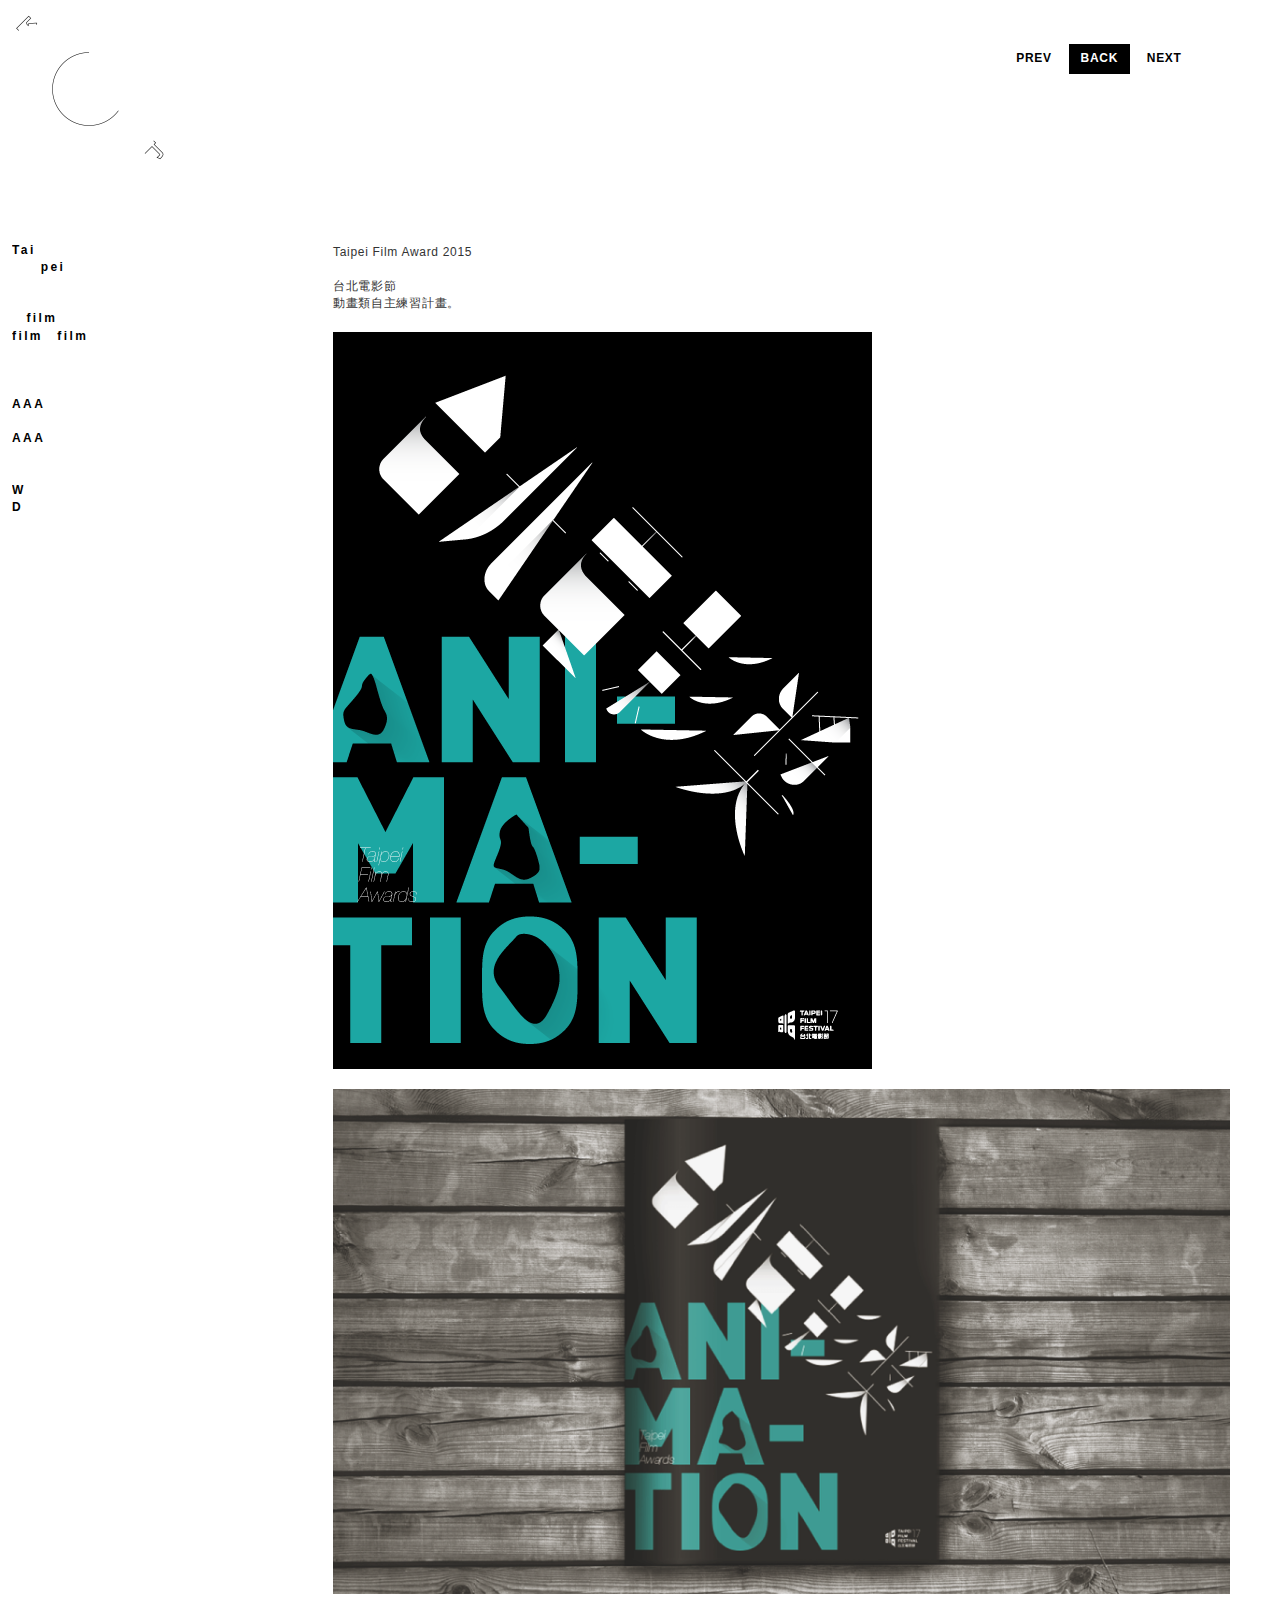
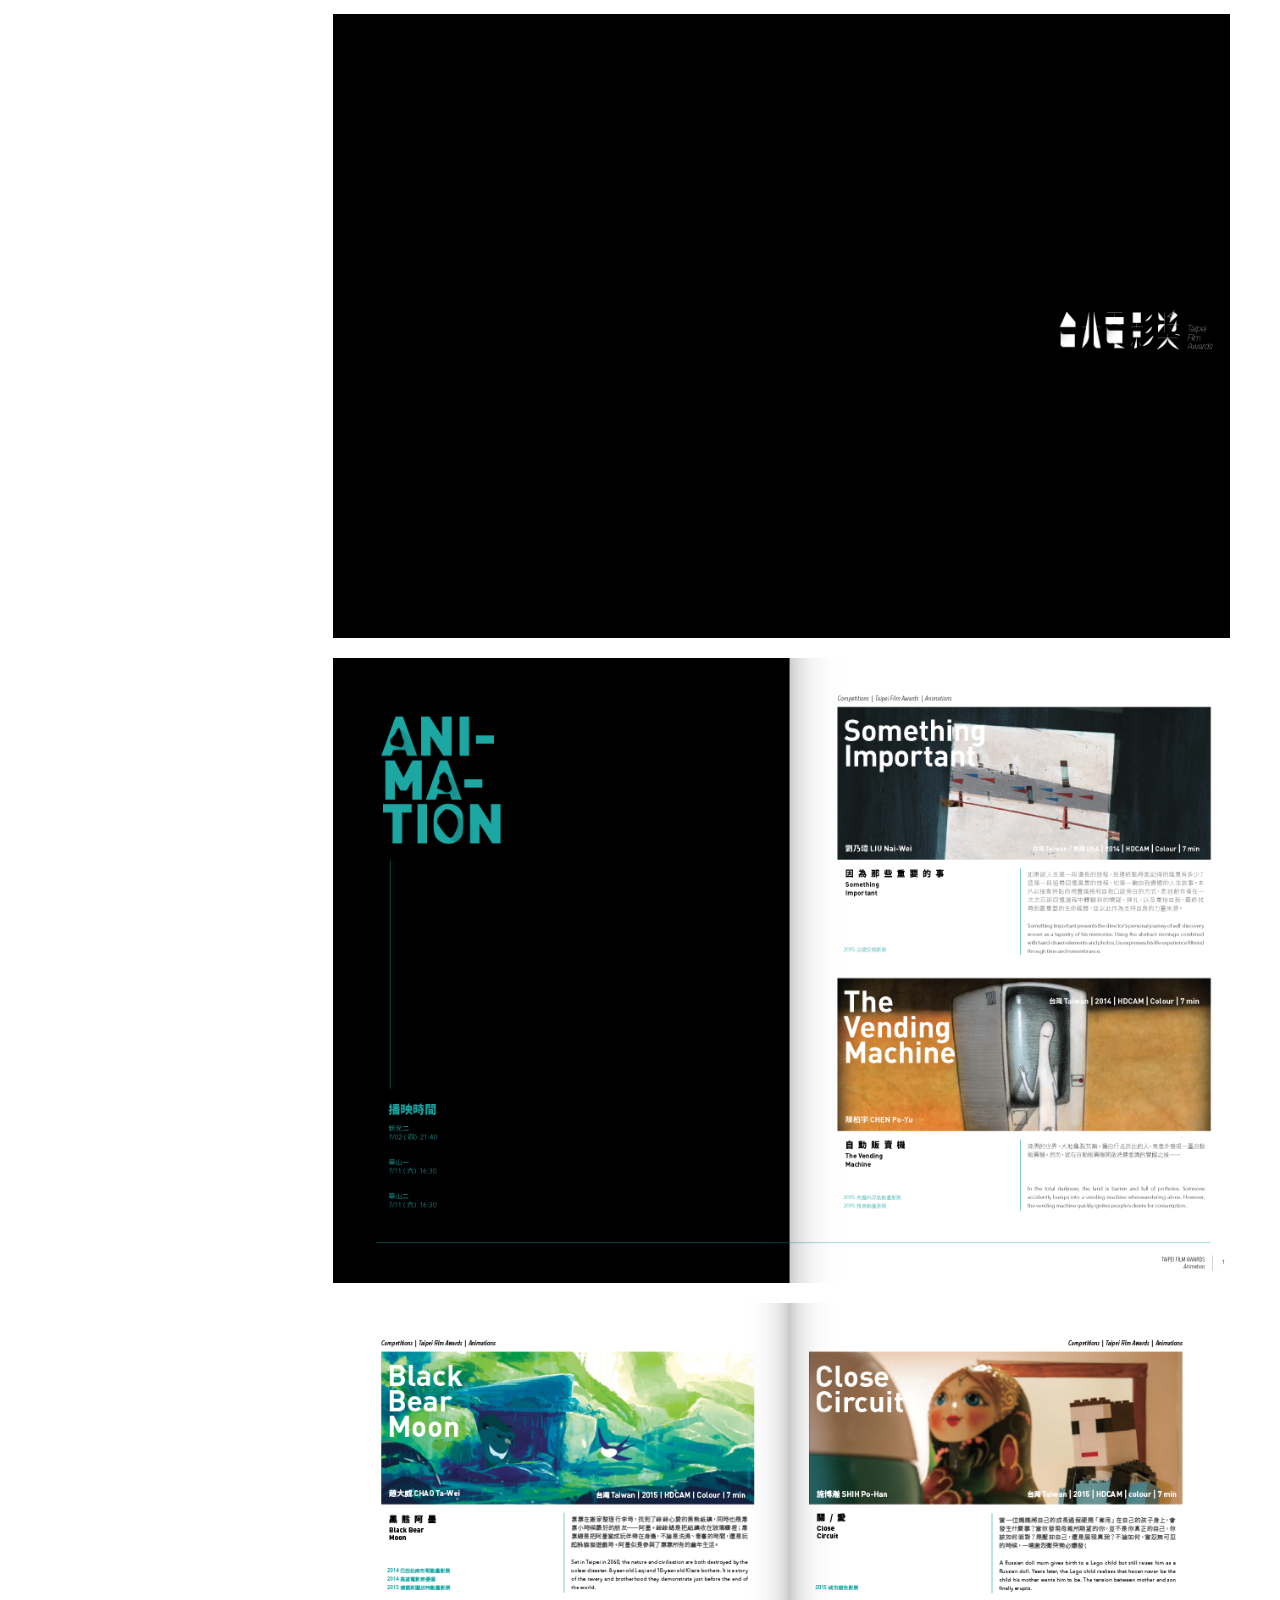
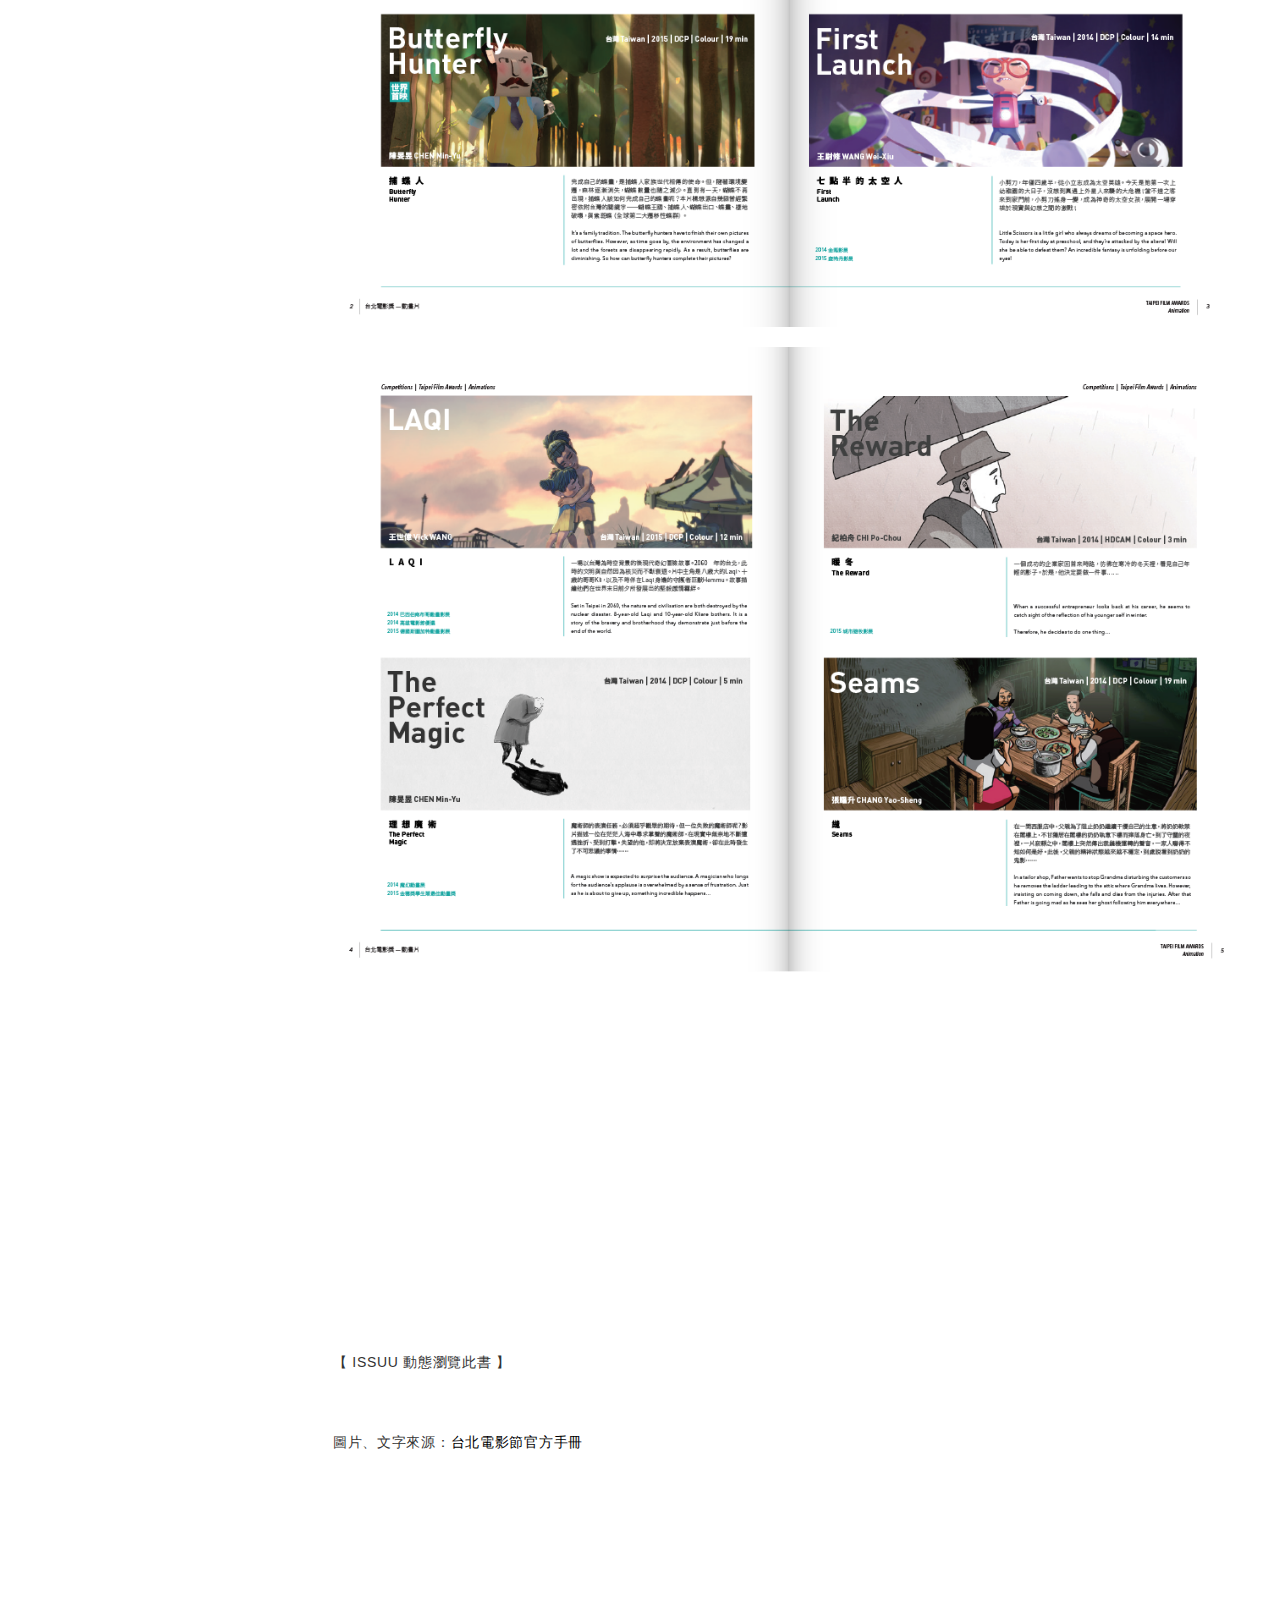
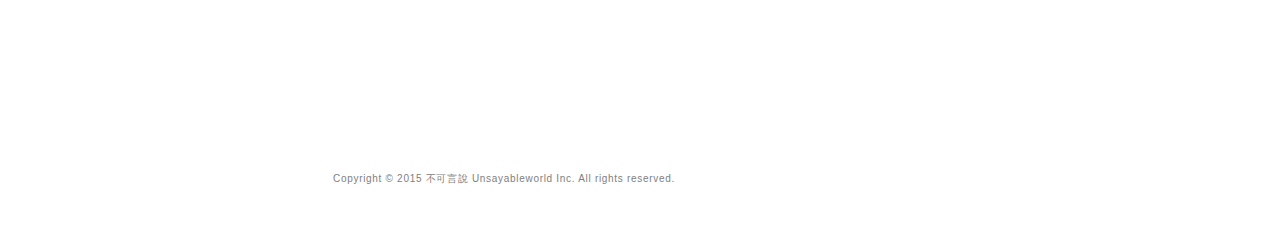
<file: w_taipeifilm.html>
<!DOCTYPE html>
<html lang="en">
	<head>
		<title>不可言說 UNSAYABLE01</title>
		<meta name="description" content="unsayable01">
		<meta name="keywords" content="unsayable01">
		<meta name="description" content="不可言說">
		<meta name="keywords" content="不可言說">
		<meta name="description" content="不可言說 UNSAYABLE01">
		<meta name="keywords" content="不可言說 UNSAYABLE01">
		
		<meta charset="utf-8" />
		<meta name="viewport" content="width=device-width, initial-scale=1.0">
		<link rel="stylesheet" href="css/bootstrap.min.css" />
		<link rel="stylesheet" href="css/bootstrap-theme.min.css" />
		<link rel="stylesheet" href="css/bootstrap.css" />	
		<link rel="stylesheet" href="css/un01.css">
		<link rel="shortcut icon" type="image/x-icon" href="img/favicon.ico">
		<body class="nojQuery">
		<script language="javascript">$(function(){
			    $('body').removeClass('nojQuery');}
				$('a').hover(function(){
			    $(this).stop(false, true).fadeTo(300, .6)
			}, function(){
			    $(this).stop(false, true).fadeTo(300, 1)
			})</script>


	</head>

	<body><?php include_once("analyticstracking.php") ?>
		<div class="logo">
			<a href="index.html">
			<img class="img-responsive" src="img/logo-forever-fadeout.gif"; style="width:150px; height:150px;" alt="unsayable">
			</a> 
		</div>

		<div class="container">
			<div class="menu">

				<a href="w_outstanding.html">
					<ul>PREV</ul></a>
				<a href="index.html">	
					<ul style="background-color:black; color:white;">
					BACK</ul></a>

				<a href="maybe.html">
					<ul>NEXT</ul></a>
			</div>
		</div>
		
		<div class ="box01">
			<p class="boxt">Tai<br />　　pei<br /><br /><br />　film　<br />film　film<br /><br /><br /><br />AAA<br /><br />AAA<br /><br /><br />W<br />D
		</div>
		</div>
		<div class="container">
			<div class="col-sm-8">
			<p class="article">Taipei Film Award 2015 <br><br>
				台北電影節<br />動畫類自主練習計畫。</p><br>
				<img class="img-responsive" src="img/taipeifilm/T00.png"><br>
				<img class="img-responsive" src="img/taipeifilm/taipeifilm960.png"><br>
				<img class="img-responsive" src="img/taipeifilm/T01.png"><br>
				<img class="img-responsive" src="img/taipeifilm/T02.png"><br>
				<img class="img-responsive" src="img/taipeifilm/T03.png"><br>
				<img class="img-responsive" src="img/taipeifilm/T04.png"><br>

				 <div data-configid="12865793/13861553" style="width:525px; height:360px;" class="issuuembed"></div><script type="text/javascript" src="//e.issuu.com/embed.js" async="true"></script>
				 【 ISSUU 動態瀏覽此書 】<br><br>
				

				<br><br>
				圖片、文字來源：<a href="http://goo.gl/EiXL9t">台北電影節官方手冊
				<br><br><br><br><br><br><br><br><br><br><br><br><br><br><br><br><br>
			<p class="sssubtitle">Copyright © 2015 不可言說 Unsayableworld Inc. All rights reserved.</p><br><br>
			</div>
		</div>
	</body>


	
	</html>
</file>
<file: css/un01.css>
body {
	font-family: "Myriad Set Pro","Lucida Grande","LiHei Pro","微軟正黑體", sans-serif;
	font-color:#586175;
	letter-spacing: .05em;

}

.title_box{
	margin: .5em;
}
.title{
	margin: 0;
	padding: 0;
	font-size: 12px;
	font-weight: bold;	
	letter-spacing: .2em;
}

.subtitle {
	margin: 0;
	margin-top:-18px;
	font-size: 10px;
	font-weight: light;
	color: gray;
}
.sssubtitle {
	margin: 0;
	margin-top:0px;
	font-size: 10px;
	font-weight: light;
	color: gray;
}
.title_l{
	float: right;
	font-size: 10px;
	margin-top: -1em;
	font-weight: bold;

}

.article{
	margin: 0;
	padding: 0;
	font-size: 12px;
	font-weight: light;	
}

a:visited {
	text-decoration:none;
	color:black;
}
a {
	color:black;
	}
@media (min-width: 1024px){
	a:hover 
	{
		color:gray;
		-webkit-animation: opacity_02 1s ease 0s 1 alternate;
		-moz-animation: opacity_02 1s ease 0s 1 alternate;
		-o-animation: opacity_02 1s ease 0s 1 alternate;
		animation: opacity_02 1s ease 0s 1 alternate;

	}
	.img-responsive:hover{
		-webkit-animation: opacity_02 1.5s ease 0s 1 alternate;
		-moz-animation: opacity_02 1.5s ease 0s 1 alternate;
		-o-animation: opacity_02 1.5s ease 0s 1 alternate;
		animation: opacity_02 1.5s ease 0s 1 alternate;

	}

	p.boxt{
		color:black;
		visibility:visible;
	}
	ul:hover{
		background-color:black;
		color:white;
		-webkit-animation: opacity_02 .5s ease 0s 1 alternate;
		-moz-animation: opacity_02 .5s ease 0s 1 alternate;
		-o-animation: opacity_02 .5s ease 0s 1 alternate;
		animation: opacity_02 .5s ease 0s 1 alternate;
	}
	.logo {
		z-index:1;
		position:fixed;
		top: 1em;
		left: 1em;

	}
	ul {
		text-align:right;
		font-size: 12px;
		list-style-type: none; 
		padding: 1em;
		padding-top: .5em; 
		padding-bottom: .5em;
		margin: .2em;
		float: left;

	}
	div.box01{
		visibility:visible;
	}
}

@media (max-width: 1023px){
	ul{
		font-size: 12px;
		float:left;
		width:;
		padding: .5em;
		padding-right: 1em;
		padding-left: 1em;
		margin: .2em;
    	//border:black 1px solid;
		text-align:right;
	}

	div.menu {
		padding-top:2em;
		padding-bottom:-2em;
		margin: 2em -1em 0em 0;
		padding:-2em;
	}
	div.col-sm-5, .col-sm-8, .col-sm-10 {
		padding:0;
		margin:0;
	}
}

	





.menu {
	font-weight:bold;
	margin-bottom:10em;
	padding:1em;
	float:right;
	word-break: break-all;

	margin-top:2em;
}

.box01 {
	padding: 1em;
	padding-right: 0;
	width: 175px;
	height: 500px;
	z-index: 0;
	float: left;
	position: absolute;
	font-size: 12px;
	letter-spacing: -1px;
	word-break: break-all;
	visibility:hidden;
}
.boxt{
	margin: 0;
	padding: 0;
	font-size: 12px;
	font-weight: bold;	
	overflow:hidden;
	color:black;
	word-break: break-all;
	visibility:hidden;
	font-weight: light;
	letter-spacing: .2em;
}

.box02 {
	margin: 3em;
	margin-top: 20em;
	width: 350px;
	z-index: 0;
	float: left;
	position: absolute;
	color: gray;
	font-size: 12px;
	letter-spacing: -1px;
	word-break: break-all;

}

@keyframes opacity_01{
    0% { opacity: 0 ; }
  100% { opacity: 1; }
}
@keyframes opacity_02{
    0% { opacity: .7 ; }
  100% { opacity: 1; }
}

@-moz-keyframes opacity_01{
    0% { opacity: 0 ; }
  100% { opacity: 1; }
}
@-moz-keyframes opacity_02{
    0% { opacity: .7 ; }
  100% { opacity: 1; }
}

@-webkit-keyframes opacity_01{
    0% { opacity: 0 ; }
  100% { opacity: 1; }
}

@-webkit-keyframes opacity_02{
    from { opacity: .7 ; }
  	  to { opacity: 1; }
}


@-o-keyframes opacity_01{
    0% { opacity: 0 ; }
  100% { opacity: 1; }
}

@-o-keyframes opacity_02{
    from { opacity: .7 ; }
  	  to { opacity: 1; }
}

/* Limit the hover styles in your CSS so that they only apply when the nojQuery 
class is present */

body.nojQuery ul#mainFilter a:hover {
    /* CSS-only hover styles go here */
}
</file>
